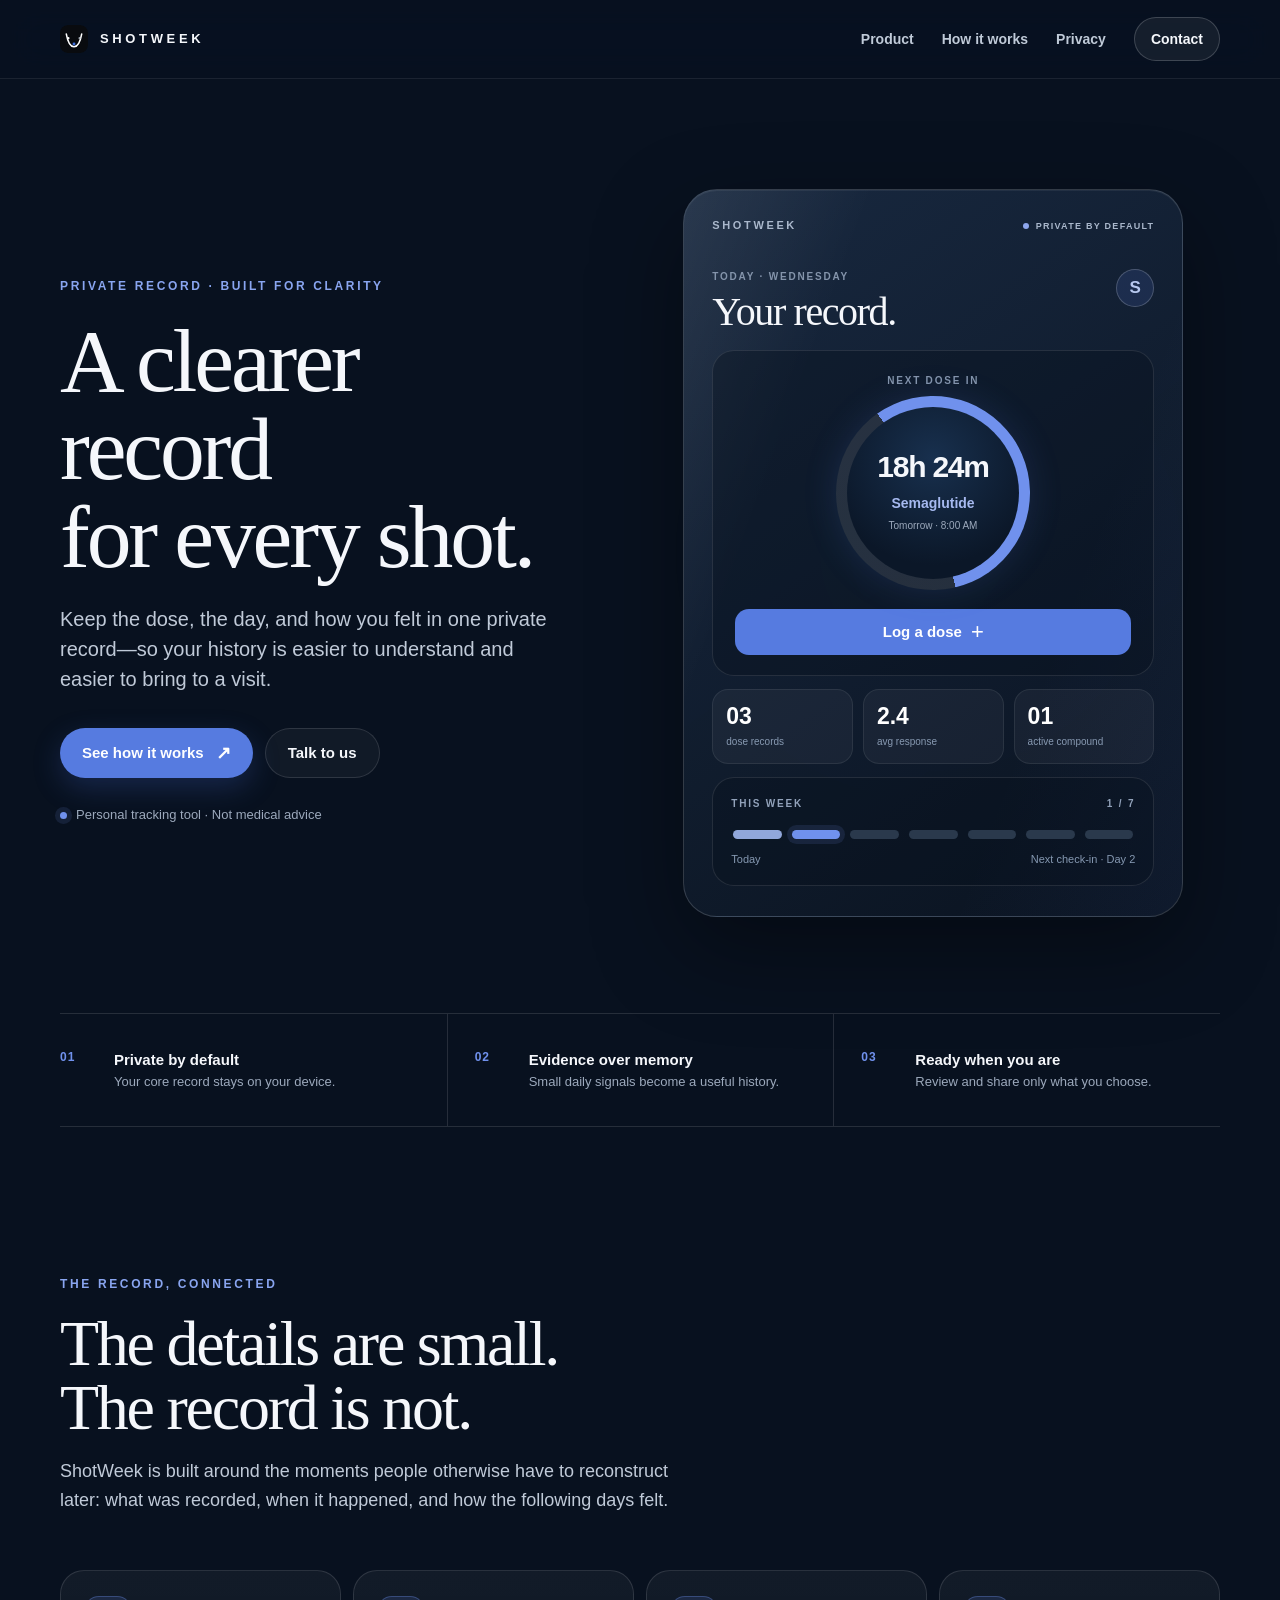
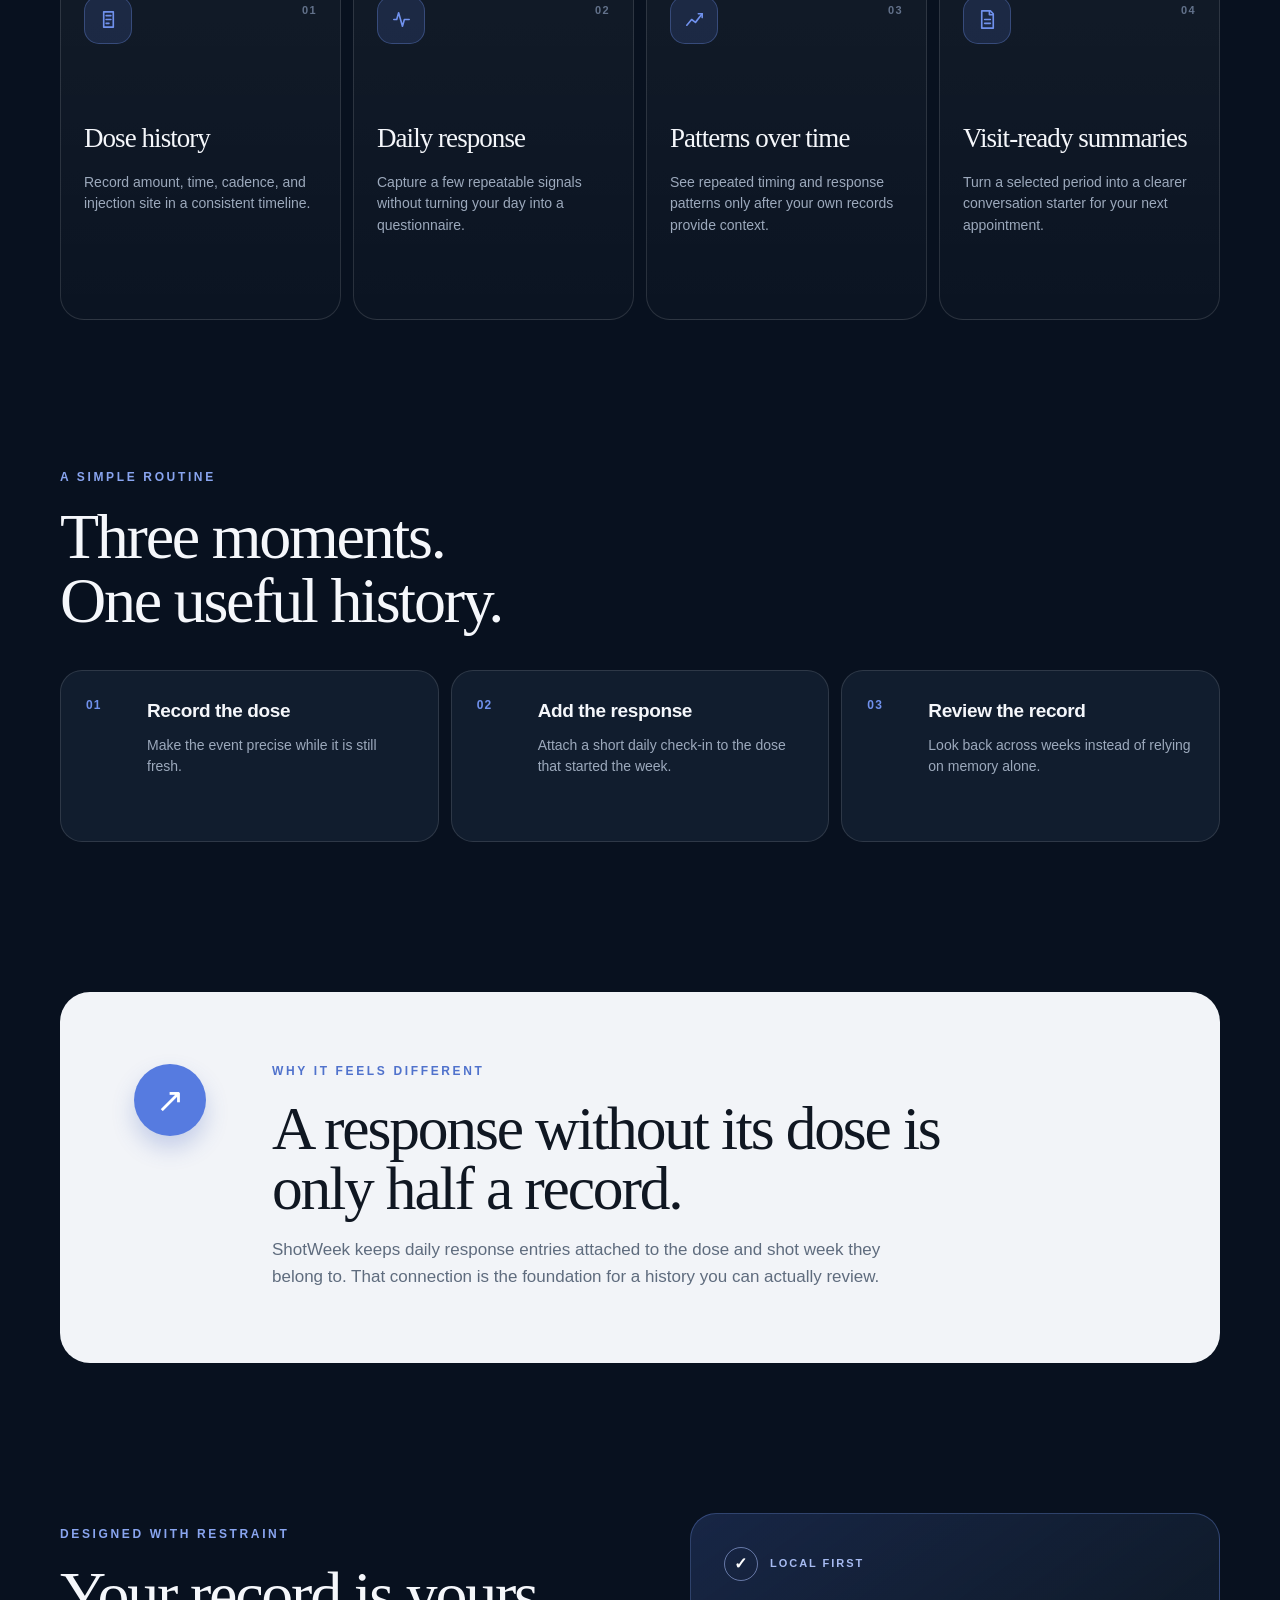
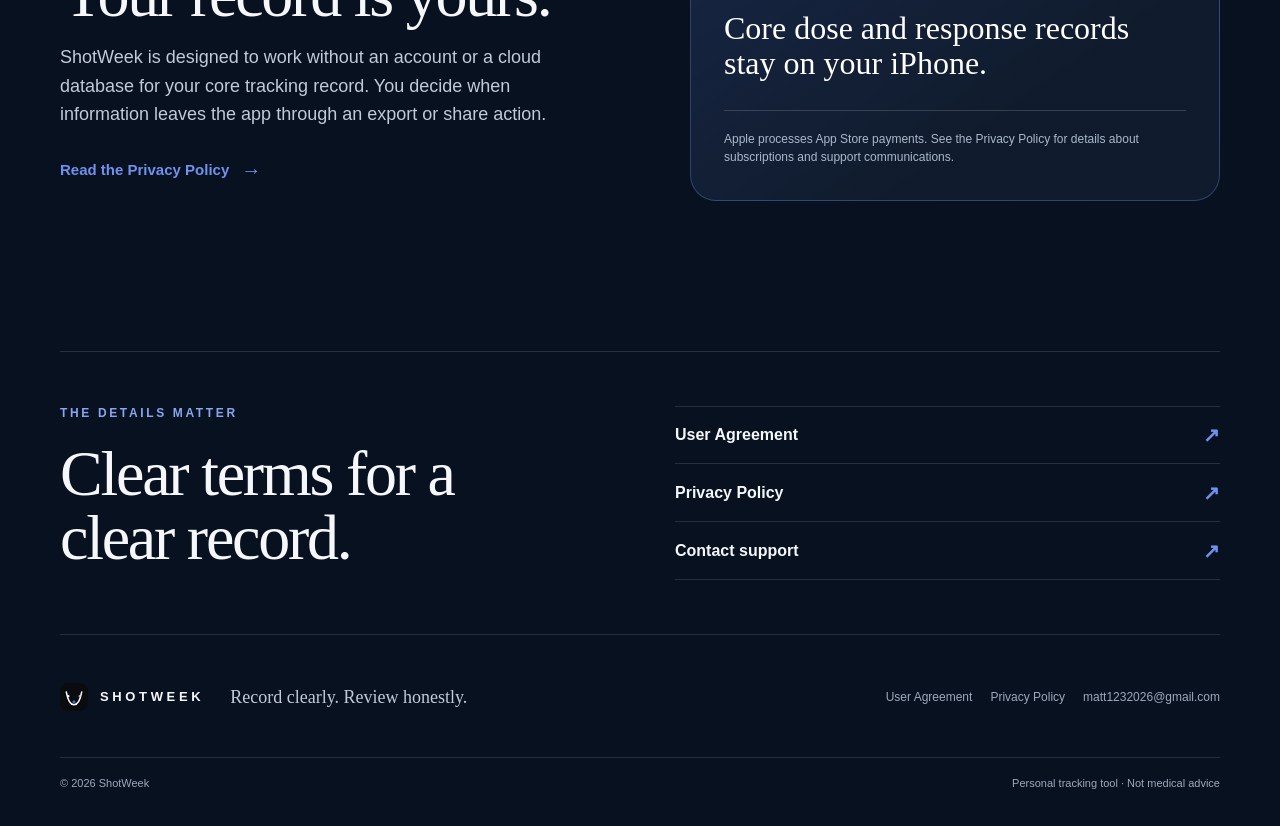
<file: index.html>
<!doctype html>
<html lang="en">
<head>
  <meta charset="utf-8">
  <meta name="viewport" content="width=device-width, initial-scale=1">
  <meta name="theme-color" content="#08111f">
  <meta name="description" content="ShotWeek keeps your dose history and daily response in one clear, private record.">
  <title>ShotWeek — A clearer record for every shot</title>
  <link rel="preload" href="shotweek-logo.svg" as="image" type="image/svg+xml">
  <link rel="stylesheet" href="styles.css">
</head>
<body class="landing-page">
  <header class="site-header landing-header">
    <div class="header-inner">
      <a class="brand brand-mark" href="index.html" aria-label="ShotWeek home">
        <img src="shotweek-logo.svg" alt="">
        <span>SHOTWEEK</span>
      </a>
      <nav class="header-nav landing-nav" aria-label="Primary navigation">
        <a href="#product">Product</a>
        <a href="#method">How it works</a>
        <a href="privacy-policy.html">Privacy</a>
        <a class="nav-cta" href="mailto:matt1232026@gmail.com">Contact</a>
      </nav>
    </div>
  </header>

  <main class="landing-main">
    <section class="landing-hero" aria-labelledby="hero-title">
      <div class="hero-copy">
        <p class="eyebrow eyebrow-blue">PRIVATE RECORD <span aria-hidden="true">·</span> BUILT FOR CLARITY</p>
        <h1 id="hero-title">A clearer record<br>for every shot.</h1>
        <p class="hero-lede">Keep the dose, the day, and how you felt in one private record—so your history is easier to understand and easier to bring to a visit.</p>
        <div class="hero-actions">
          <a class="button button-primary" href="#product">See how it works <span aria-hidden="true">↗</span></a>
          <a class="button button-quiet" href="mailto:matt1232026@gmail.com">Talk to us</a>
        </div>
        <p class="hero-note"><span class="status-dot" aria-hidden="true"></span> Personal tracking tool · Not medical advice</p>
      </div>

      <div class="hero-art" aria-label="Illustration of the ShotWeek tracking dashboard">
        <div class="dashboard-shell">
          <div class="dashboard-topline">
            <span>SHOTWEEK</span>
            <span class="topline-status"><i aria-hidden="true"></i> PRIVATE BY DEFAULT</span>
          </div>
          <div class="dashboard-heading">
            <div>
              <p class="dashboard-kicker">TODAY · WEDNESDAY</p>
              <h2>Your record.</h2>
            </div>
            <span class="dashboard-avatar" aria-hidden="true">S</span>
          </div>
          <div class="dashboard-card dose-card">
            <div class="dose-card-label">NEXT DOSE IN</div>
            <div class="ring-wrap">
              <div class="ring"><div class="ring-center"><strong>18h 24m</strong><span>Semaglutide</span><small>Tomorrow · 8:00 AM</small></div></div>
            </div>
            <div class="dashboard-action">Log a dose <span aria-hidden="true">+</span></div>
          </div>
          <div class="dashboard-metrics" aria-label="Record summary">
            <div><strong>03</strong><span>dose records</span></div>
            <div><strong>2.4</strong><span>avg response</span></div>
            <div><strong>01</strong><span>active compound</span></div>
          </div>
          <div class="dashboard-card week-card">
            <div class="week-card-heading"><span>THIS WEEK</span><span>1 / 7</span></div>
            <div class="week-dots" aria-hidden="true">
              <i class="complete"></i><i class="today"></i><i></i><i></i><i></i><i></i><i></i>
            </div>
            <div class="week-card-footer"><span>Today</span><span>Next check-in · Day 2</span></div>
          </div>
        </div>
      </div>
    </section>

    <section class="trust-strip" aria-label="ShotWeek principles">
      <div><span class="trust-index">01</span><strong>Private by default</strong><span>Your core record stays on your device.</span></div>
      <div><span class="trust-index">02</span><strong>Evidence over memory</strong><span>Small daily signals become a useful history.</span></div>
      <div><span class="trust-index">03</span><strong>Ready when you are</strong><span>Review and share only what you choose.</span></div>
    </section>

    <section id="product" class="landing-section product-section" aria-labelledby="product-title">
      <div class="section-heading">
        <p class="eyebrow eyebrow-blue">THE RECORD, CONNECTED</p>
        <h2 id="product-title">The details are small.<br>The record is not.</h2>
        <p>ShotWeek is built around the moments people otherwise have to reconstruct later: what was recorded, when it happened, and how the following days felt.</p>
      </div>
      <div class="feature-grid">
        <article class="feature-card">
          <span class="feature-icon" aria-hidden="true"><svg viewBox="0 0 24 24"><path d="M7 4h10v16H7z"/><path d="M9.5 8h5M9.5 12h5M9.5 16h3"/></svg></span>
          <span class="feature-number">01</span>
          <h3>Dose history</h3>
          <p>Record amount, time, cadence, and injection site in a consistent timeline.</p>
        </article>
        <article class="feature-card">
          <span class="feature-icon" aria-hidden="true"><svg viewBox="0 0 24 24"><path d="M4 12h3l2-7 4 14 2-7h5"/></svg></span>
          <span class="feature-number">02</span>
          <h3>Daily response</h3>
          <p>Capture a few repeatable signals without turning your day into a questionnaire.</p>
        </article>
        <article class="feature-card">
          <span class="feature-icon" aria-hidden="true"><svg viewBox="0 0 24 24"><path d="M4 18 9 12l4 3 7-9"/><path d="M16 6h4v4"/></svg></span>
          <span class="feature-number">03</span>
          <h3>Patterns over time</h3>
          <p>See repeated timing and response patterns only after your own records provide context.</p>
        </article>
        <article class="feature-card">
          <span class="feature-icon" aria-hidden="true"><svg viewBox="0 0 24 24"><path d="M6 3h9l3 3v15H6z"/><path d="M14 3v4h4M9 12h6M9 16h6"/></svg></span>
          <span class="feature-number">04</span>
          <h3>Visit-ready summaries</h3>
          <p>Turn a selected period into a clearer conversation starter for your next appointment.</p>
        </article>
      </div>
    </section>

    <section id="method" class="landing-section method-section" aria-labelledby="method-title">
      <div class="section-heading compact-heading">
        <p class="eyebrow eyebrow-blue">A SIMPLE ROUTINE</p>
        <h2 id="method-title">Three moments.<br>One useful history.</h2>
      </div>
      <div class="steps-grid">
        <article class="step-card"><span>01</span><div><h3>Record the dose</h3><p>Make the event precise while it is still fresh.</p></div></article>
        <article class="step-card"><span>02</span><div><h3>Add the response</h3><p>Attach a short daily check-in to the dose that started the week.</p></div></article>
        <article class="step-card"><span>03</span><div><h3>Review the record</h3><p>Look back across weeks instead of relying on memory alone.</p></div></article>
      </div>
    </section>

    <section class="statement-panel" aria-labelledby="statement-title">
      <div class="statement-mark" aria-hidden="true">↗</div>
      <div>
        <p class="eyebrow eyebrow-blue">WHY IT FEELS DIFFERENT</p>
        <h2 id="statement-title">A response without its dose is only half a record.</h2>
        <p>ShotWeek keeps daily response entries attached to the dose and shot week they belong to. That connection is the foundation for a history you can actually review.</p>
      </div>
    </section>

    <section class="privacy-section" aria-labelledby="privacy-title">
      <div class="privacy-copy">
        <p class="eyebrow eyebrow-blue">DESIGNED WITH RESTRAINT</p>
        <h2 id="privacy-title">Your record is yours.</h2>
        <p>ShotWeek is designed to work without an account or a cloud database for your core tracking record. You decide when information leaves the app through an export or share action.</p>
        <a class="text-link" href="privacy-policy.html">Read the Privacy Policy <span aria-hidden="true">→</span></a>
      </div>
      <div class="privacy-panel">
        <div class="privacy-panel-top"><span class="shield" aria-hidden="true">✓</span><span>LOCAL FIRST</span></div>
        <p>Core dose and response records stay on your iPhone.</p>
        <div class="privacy-rule"></div>
        <small>Apple processes App Store payments. See the Privacy Policy for details about subscriptions and support communications.</small>
      </div>
    </section>

    <section class="legal-panel" aria-labelledby="legal-title">
      <div>
        <p class="eyebrow eyebrow-blue">THE DETAILS MATTER</p>
        <h2 id="legal-title">Clear terms for a clear record.</h2>
      </div>
      <div class="legal-panel-links">
        <a href="user-agreement.html"><span>User Agreement</span><span aria-hidden="true">↗</span></a>
        <a href="privacy-policy.html"><span>Privacy Policy</span><span aria-hidden="true">↗</span></a>
        <a href="mailto:matt1232026@gmail.com"><span>Contact support</span><span aria-hidden="true">↗</span></a>
      </div>
    </section>
  </main>

  <footer class="site-footer landing-footer">
    <div class="footer-inner">
      <a class="brand brand-mark" href="index.html" aria-label="ShotWeek home"><img src="shotweek-logo.svg" alt=""><span>SHOTWEEK</span></a>
      <p>Record clearly. Review honestly.</p>
      <div class="footer-links"><a href="user-agreement.html">User Agreement</a><a href="privacy-policy.html">Privacy Policy</a><a href="mailto:matt1232026@gmail.com">matt1232026@gmail.com</a></div>
    </div>
    <div class="footer-bottom"><span>© 2026 ShotWeek</span><span>Personal tracking tool · Not medical advice</span></div>
  </footer>
</body>
</html>
</file>
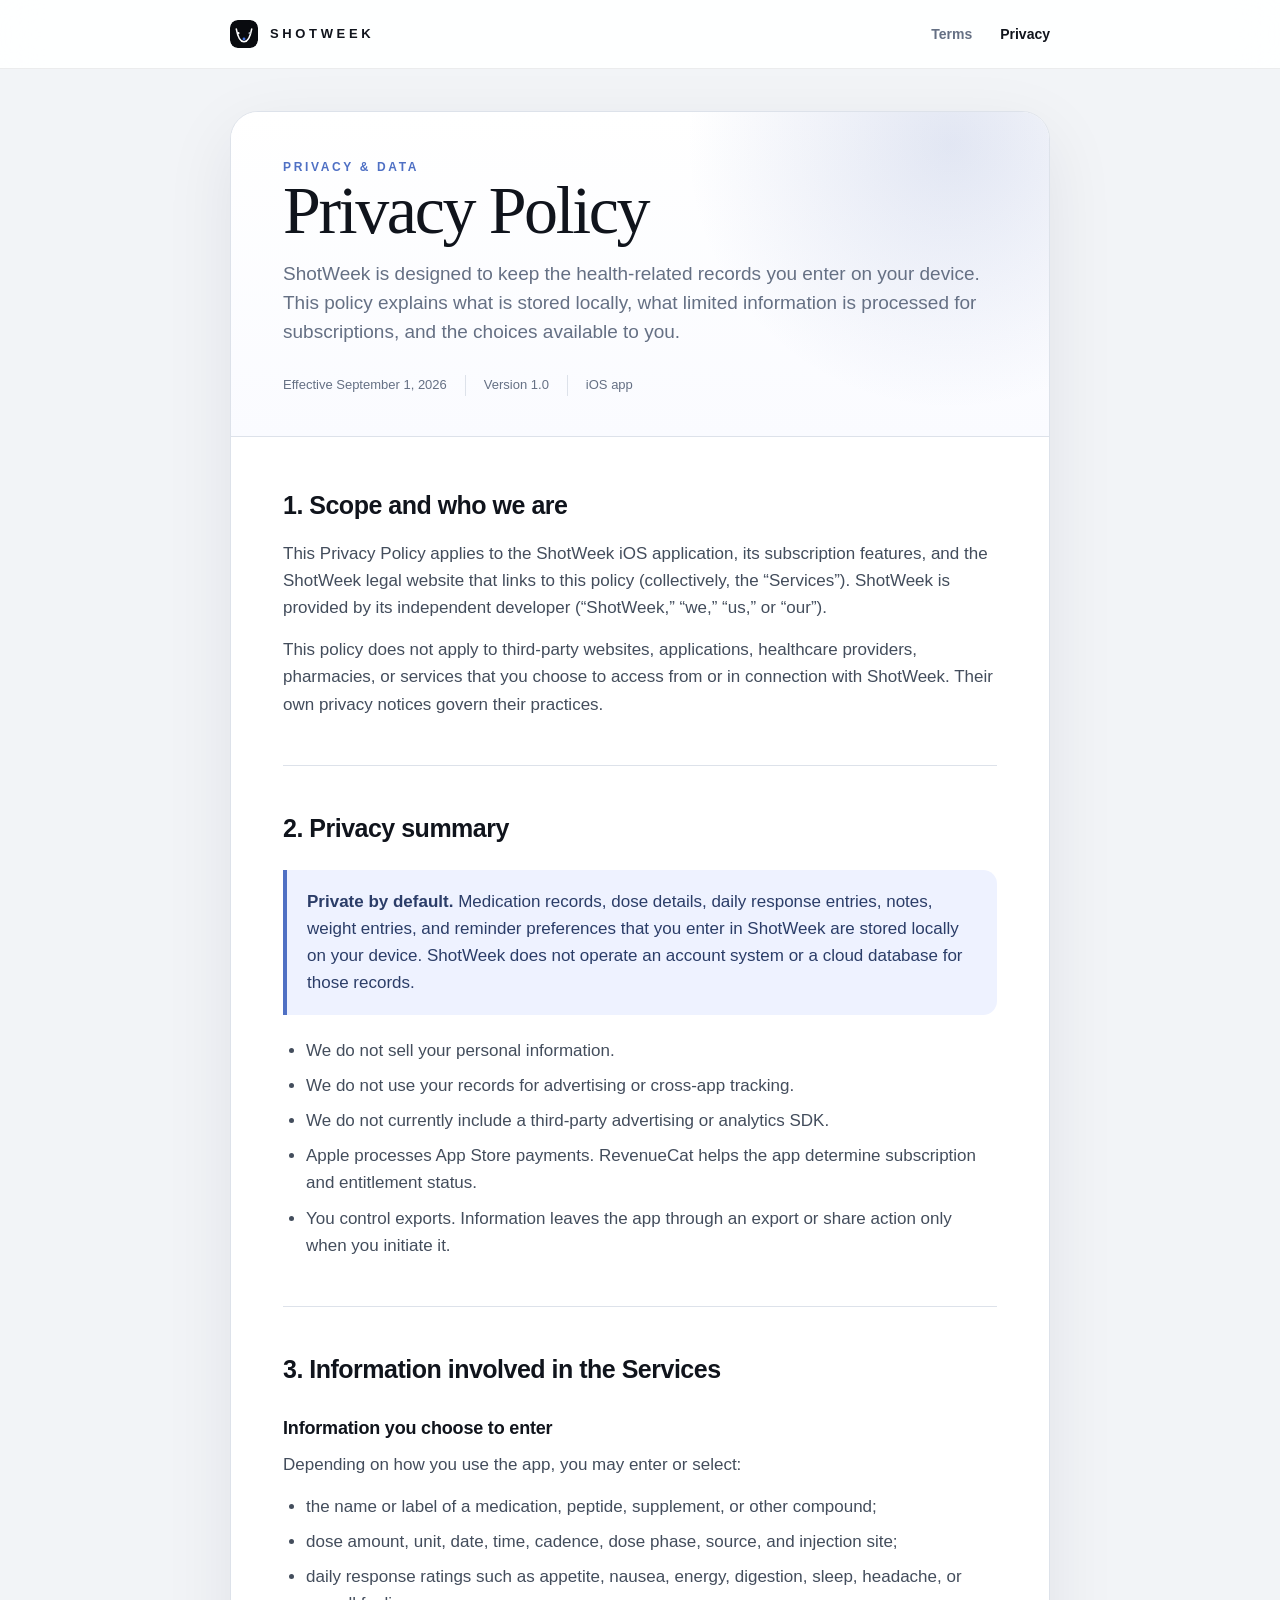
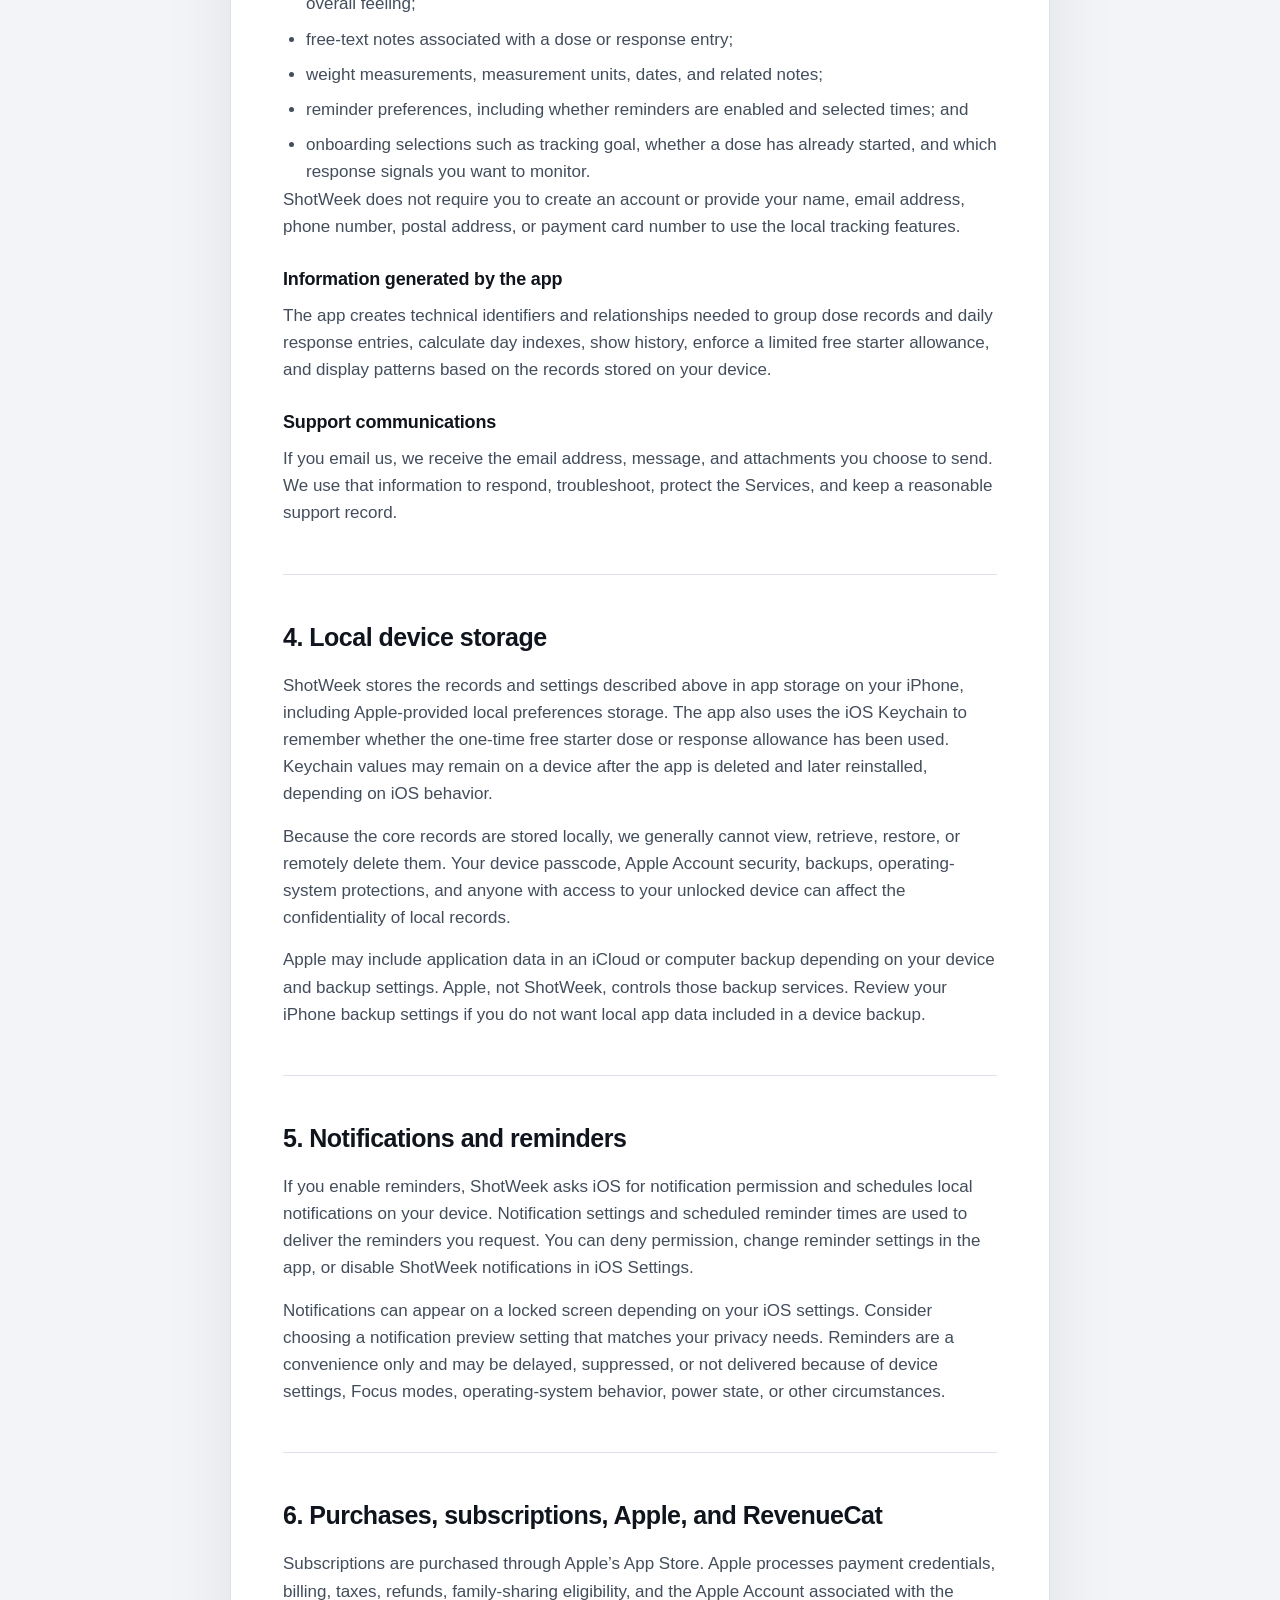
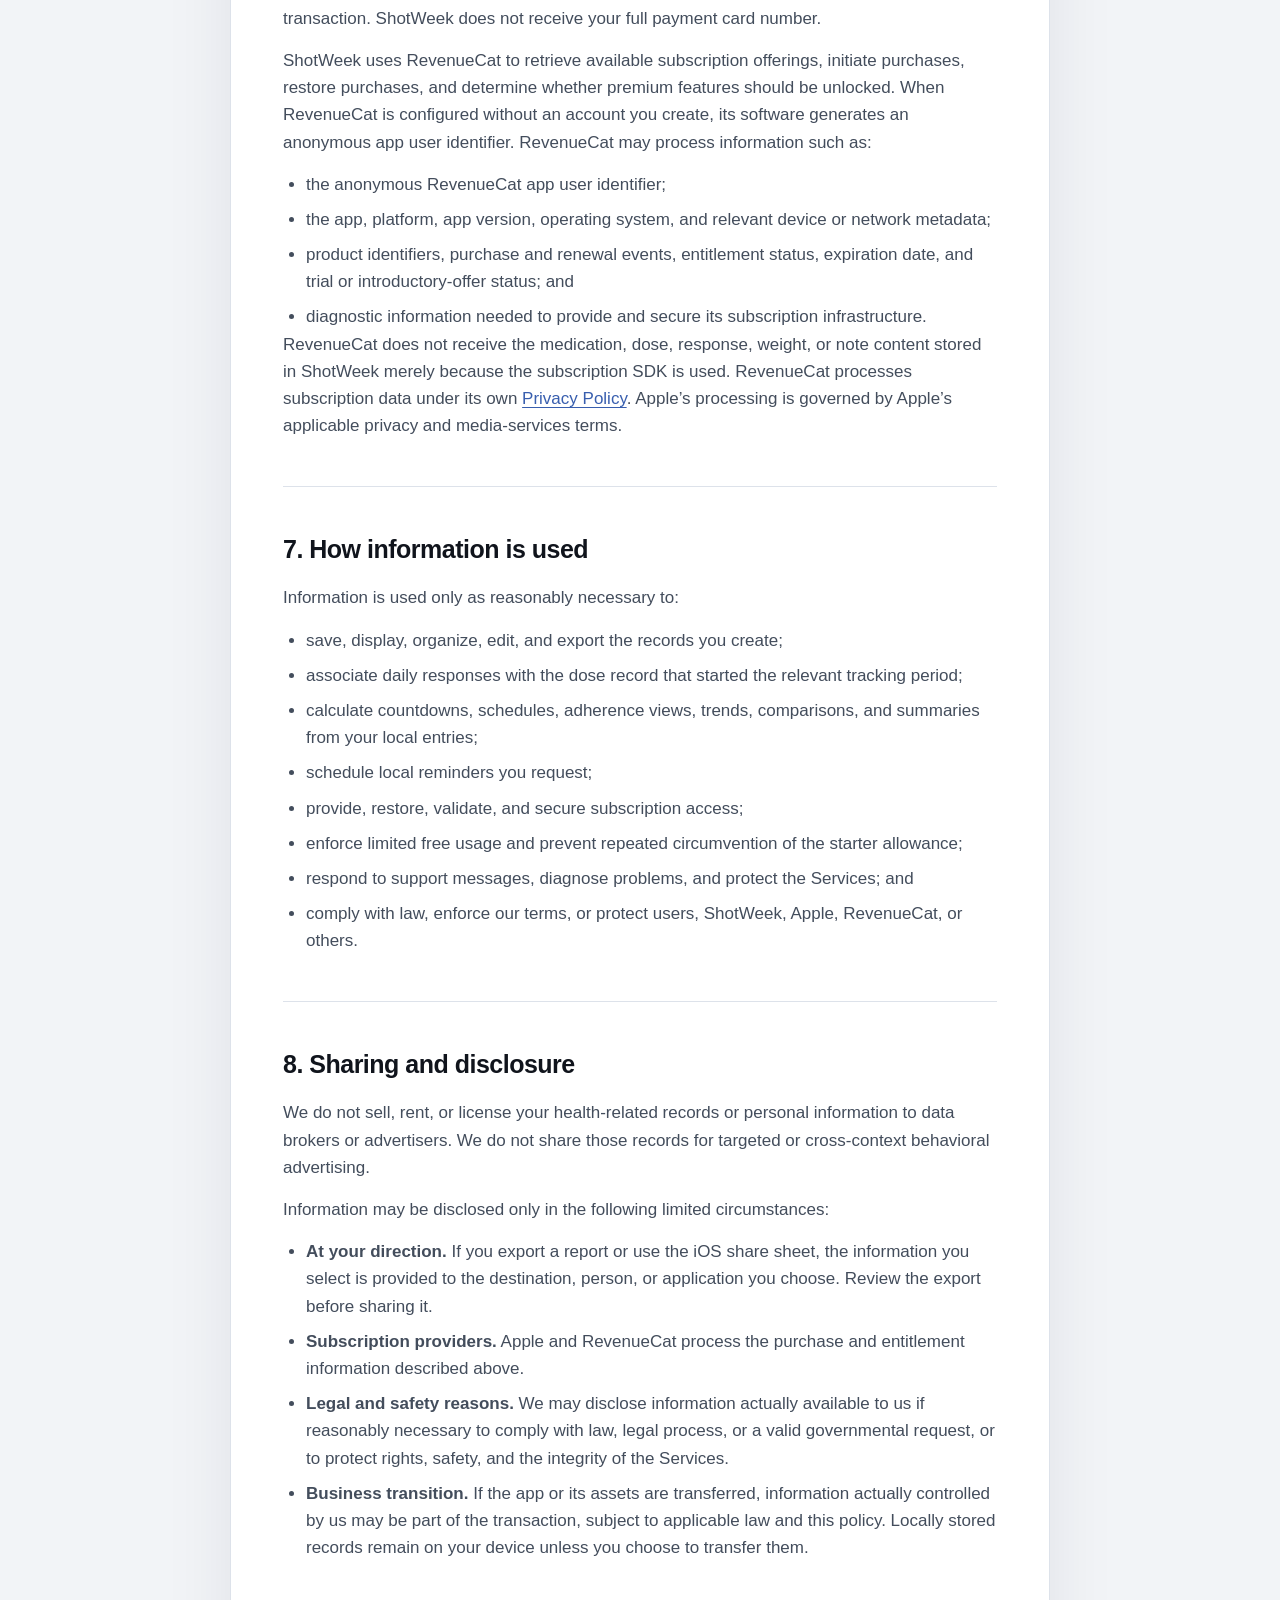
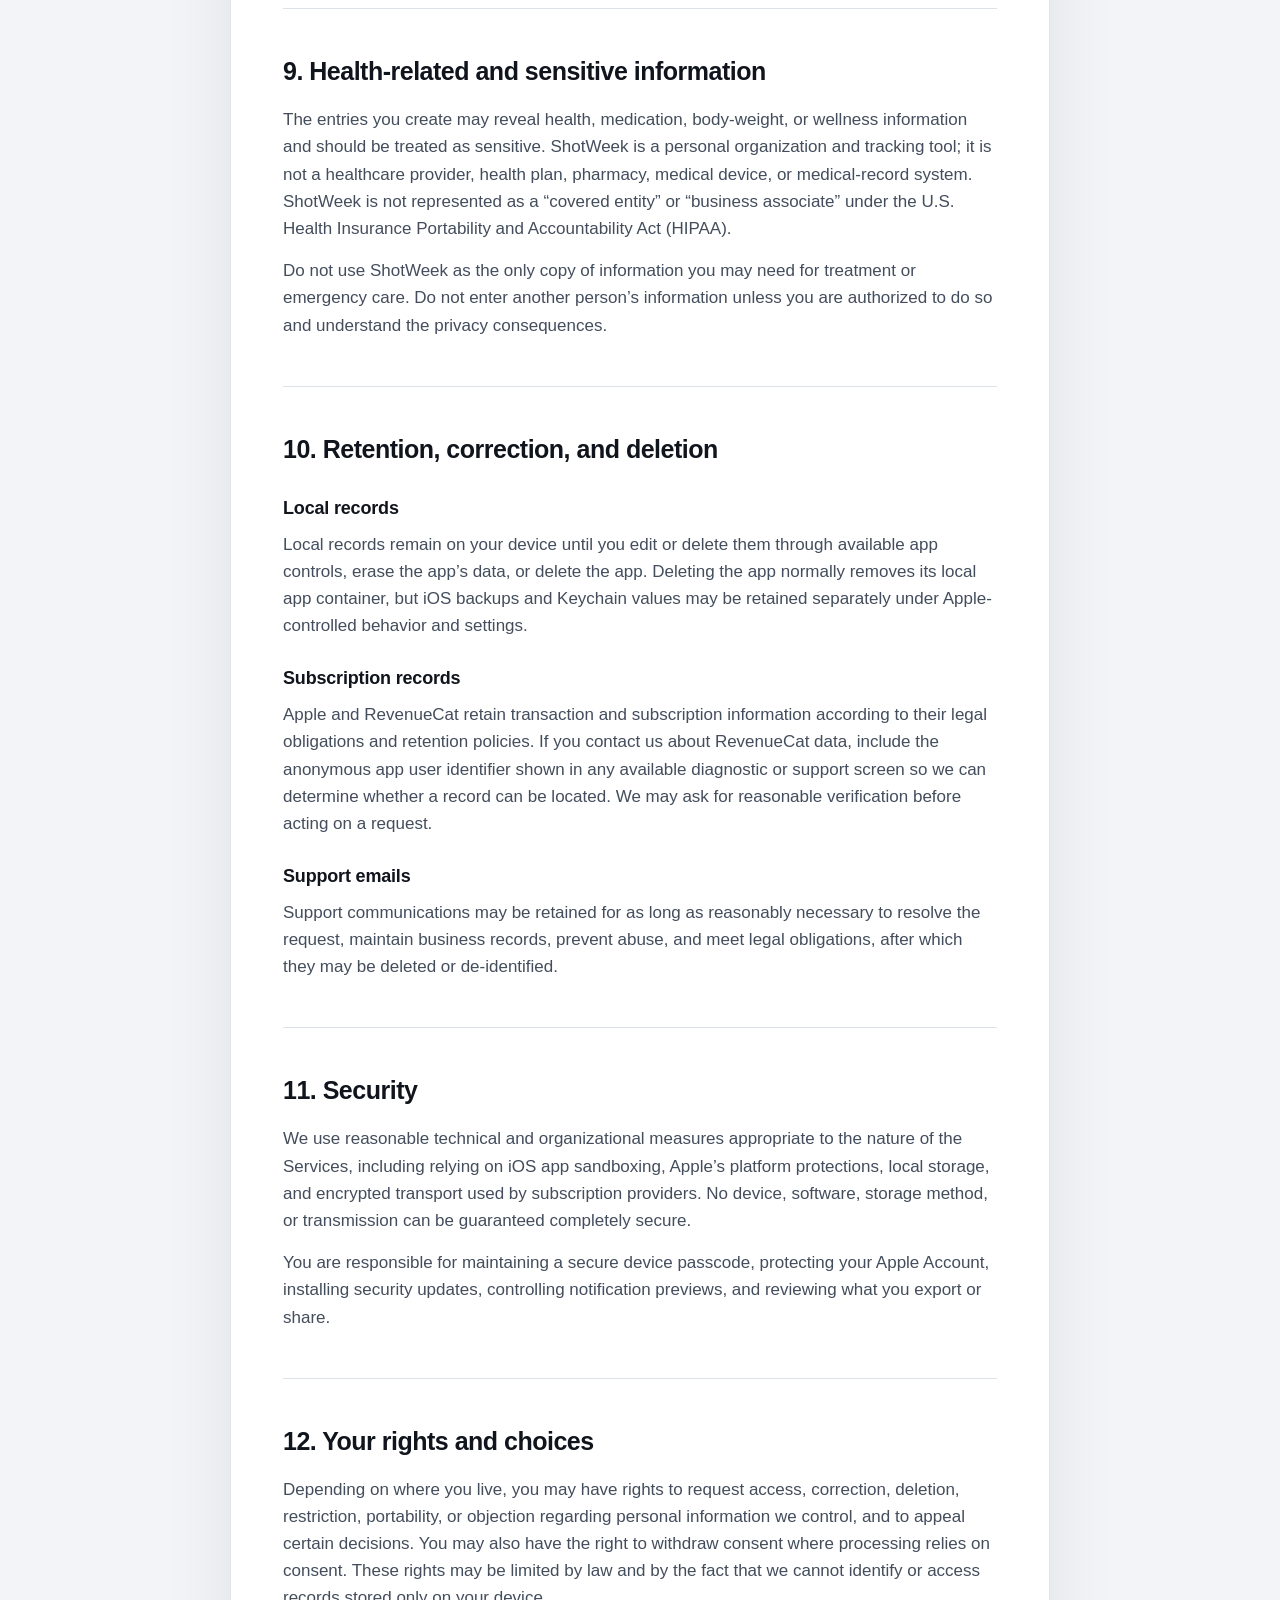
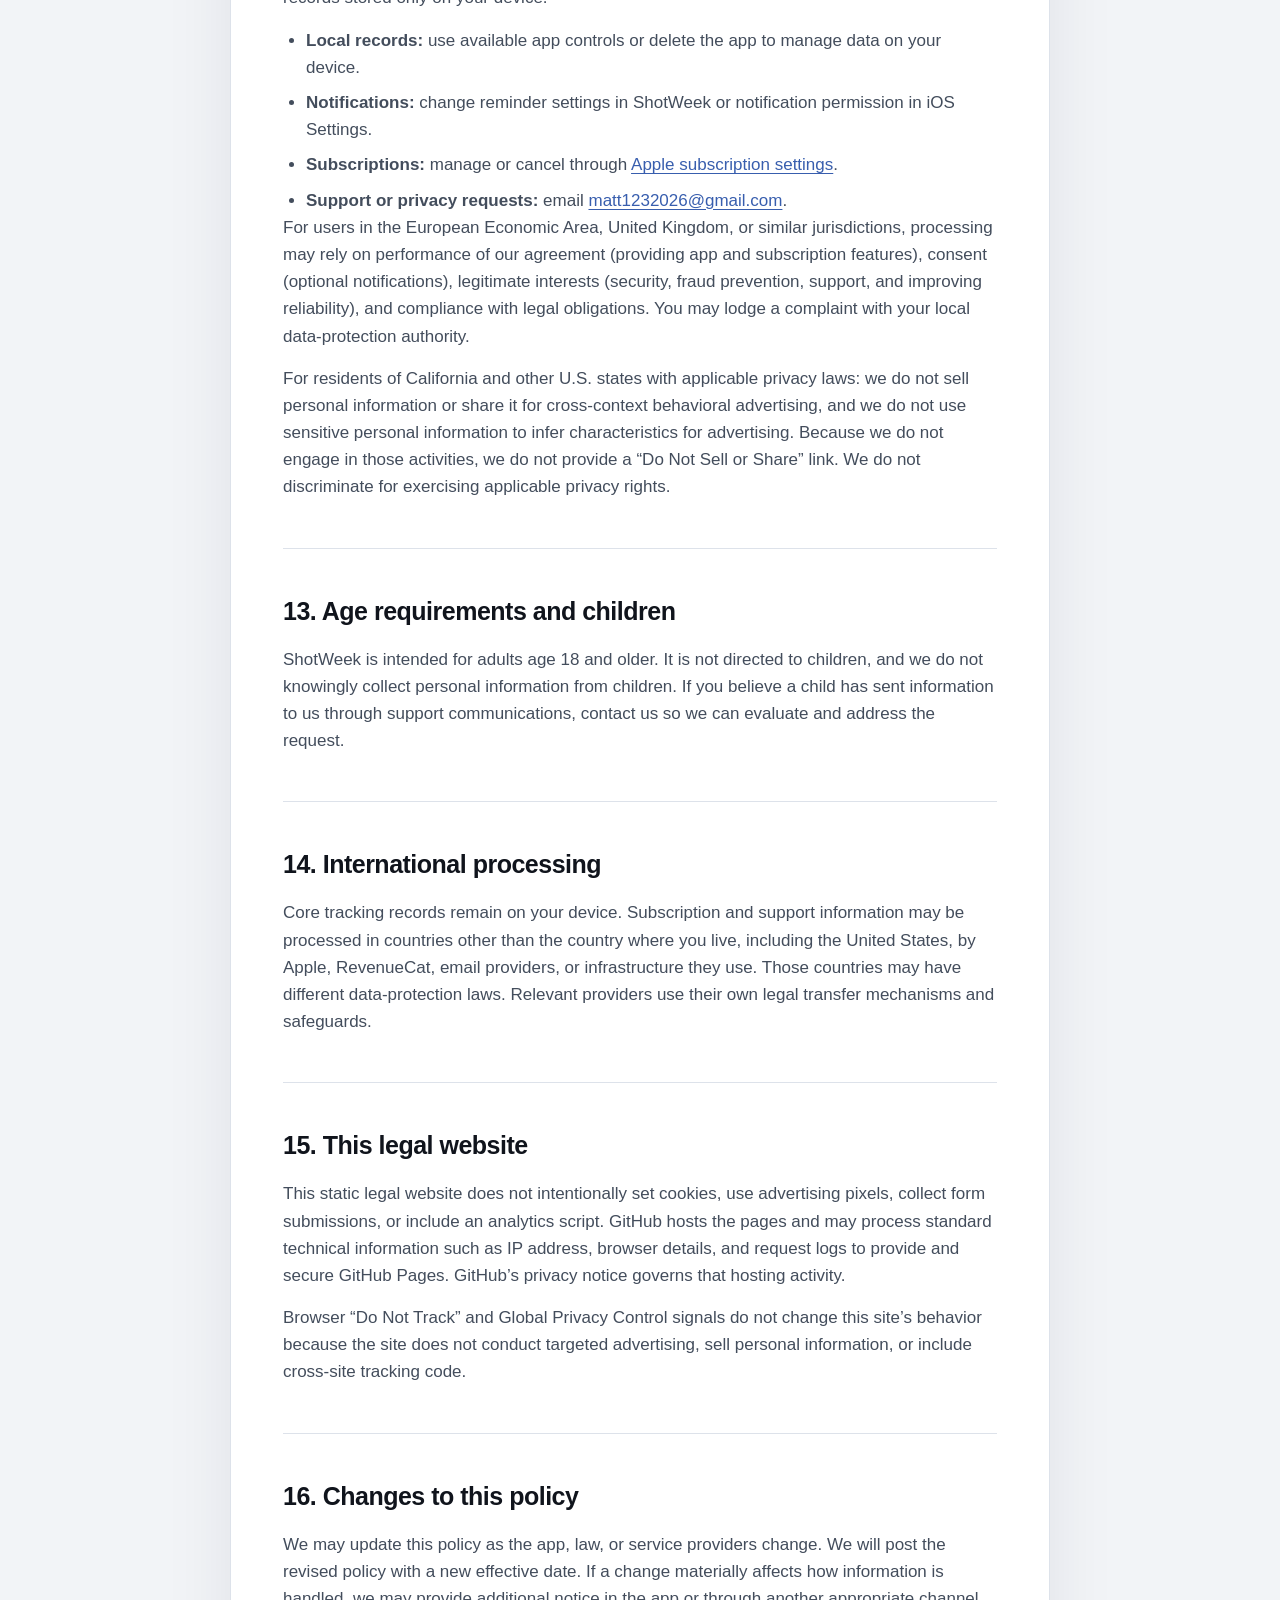
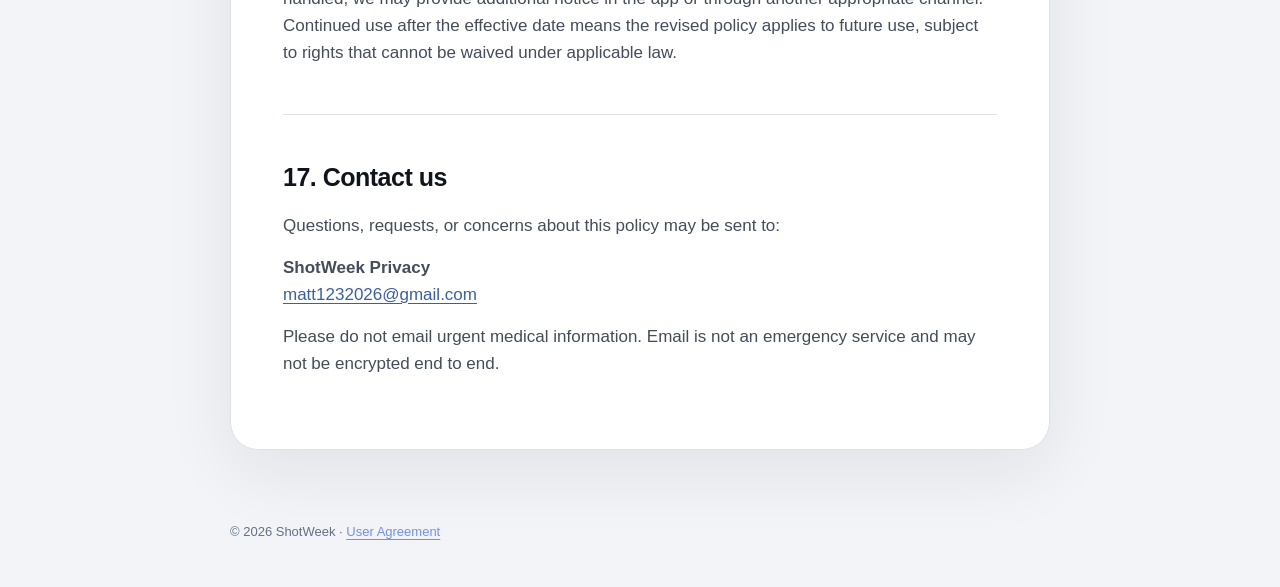
<file: privacy-policy.html>
<!doctype html>
<html lang="en">
<head>
  <meta charset="utf-8">
  <meta name="viewport" content="width=device-width, initial-scale=1">
  <meta name="theme-color" content="#f2f4f7">
  <meta name="description" content="Privacy Policy for the ShotWeek iOS app.">
  <title>Privacy Policy — ShotWeek</title>
  <link rel="stylesheet" href="styles.css">
</head>
<body class="legal-page">
  <header class="site-header">
    <div class="header-inner">
      <a class="brand brand-mark" href="index.html" aria-label="ShotWeek home"><img src="shotweek-logo.svg" alt=""><span>SHOTWEEK</span></a>
      <nav class="header-nav" aria-label="Legal documents">
        <a href="user-agreement.html">Terms</a>
        <a href="privacy-policy.html" aria-current="page">Privacy</a>
      </nav>
    </div>
  </header>

  <main>
    <article class="document">
      <header class="document-hero">
        <p class="eyebrow">Privacy & data</p>
        <h1>Privacy Policy</h1>
        <p class="lede">ShotWeek is designed to keep the health-related records you enter on your device. This policy explains what is stored locally, what limited information is processed for subscriptions, and the choices available to you.</p>
        <div class="meta">
          <span>Effective September 1, 2026</span>
          <span>Version 1.0</span>
          <span>iOS app</span>
        </div>
      </header>

      <div class="document-body">
        <section id="scope">
          <h2>1. Scope and who we are</h2>
          <p>This Privacy Policy applies to the ShotWeek iOS application, its subscription features, and the ShotWeek legal website that links to this policy (collectively, the “Services”). ShotWeek is provided by its independent developer (“ShotWeek,” “we,” “us,” or “our”).</p>
          <p>This policy does not apply to third-party websites, applications, healthcare providers, pharmacies, or services that you choose to access from or in connection with ShotWeek. Their own privacy notices govern their practices.</p>
        </section>

        <section id="summary">
          <h2>2. Privacy summary</h2>
          <div class="callout">
            <p><strong>Private by default.</strong> Medication records, dose details, daily response entries, notes, weight entries, and reminder preferences that you enter in ShotWeek are stored locally on your device. ShotWeek does not operate an account system or a cloud database for those records.</p>
          </div>
          <ul>
            <li>We do not sell your personal information.</li>
            <li>We do not use your records for advertising or cross-app tracking.</li>
            <li>We do not currently include a third-party advertising or analytics SDK.</li>
            <li>Apple processes App Store payments. RevenueCat helps the app determine subscription and entitlement status.</li>
            <li>You control exports. Information leaves the app through an export or share action only when you initiate it.</li>
          </ul>
        </section>

        <section id="information">
          <h2>3. Information involved in the Services</h2>
          <h3>Information you choose to enter</h3>
          <p>Depending on how you use the app, you may enter or select:</p>
          <ul>
            <li>the name or label of a medication, peptide, supplement, or other compound;</li>
            <li>dose amount, unit, date, time, cadence, dose phase, source, and injection site;</li>
            <li>daily response ratings such as appetite, nausea, energy, digestion, sleep, headache, or overall feeling;</li>
            <li>free-text notes associated with a dose or response entry;</li>
            <li>weight measurements, measurement units, dates, and related notes;</li>
            <li>reminder preferences, including whether reminders are enabled and selected times; and</li>
            <li>onboarding selections such as tracking goal, whether a dose has already started, and which response signals you want to monitor.</li>
          </ul>
          <p>ShotWeek does not require you to create an account or provide your name, email address, phone number, postal address, or payment card number to use the local tracking features.</p>

          <h3>Information generated by the app</h3>
          <p>The app creates technical identifiers and relationships needed to group dose records and daily response entries, calculate day indexes, show history, enforce a limited free starter allowance, and display patterns based on the records stored on your device.</p>

          <h3>Support communications</h3>
          <p>If you email us, we receive the email address, message, and attachments you choose to send. We use that information to respond, troubleshoot, protect the Services, and keep a reasonable support record.</p>
        </section>

        <section id="local-storage">
          <h2>4. Local device storage</h2>
          <p>ShotWeek stores the records and settings described above in app storage on your iPhone, including Apple-provided local preferences storage. The app also uses the iOS Keychain to remember whether the one-time free starter dose or response allowance has been used. Keychain values may remain on a device after the app is deleted and later reinstalled, depending on iOS behavior.</p>
          <p>Because the core records are stored locally, we generally cannot view, retrieve, restore, or remotely delete them. Your device passcode, Apple Account security, backups, operating-system protections, and anyone with access to your unlocked device can affect the confidentiality of local records.</p>
          <p>Apple may include application data in an iCloud or computer backup depending on your device and backup settings. Apple, not ShotWeek, controls those backup services. Review your iPhone backup settings if you do not want local app data included in a device backup.</p>
        </section>

        <section id="notifications">
          <h2>5. Notifications and reminders</h2>
          <p>If you enable reminders, ShotWeek asks iOS for notification permission and schedules local notifications on your device. Notification settings and scheduled reminder times are used to deliver the reminders you request. You can deny permission, change reminder settings in the app, or disable ShotWeek notifications in iOS Settings.</p>
          <p>Notifications can appear on a locked screen depending on your iOS settings. Consider choosing a notification preview setting that matches your privacy needs. Reminders are a convenience only and may be delayed, suppressed, or not delivered because of device settings, Focus modes, operating-system behavior, power state, or other circumstances.</p>
        </section>

        <section id="subscriptions">
          <h2>6. Purchases, subscriptions, Apple, and RevenueCat</h2>
          <p>Subscriptions are purchased through Apple’s App Store. Apple processes payment credentials, billing, taxes, refunds, family-sharing eligibility, and the Apple Account associated with the transaction. ShotWeek does not receive your full payment card number.</p>
          <p>ShotWeek uses RevenueCat to retrieve available subscription offerings, initiate purchases, restore purchases, and determine whether premium features should be unlocked. When RevenueCat is configured without an account you create, its software generates an anonymous app user identifier. RevenueCat may process information such as:</p>
          <ul>
            <li>the anonymous RevenueCat app user identifier;</li>
            <li>the app, platform, app version, operating system, and relevant device or network metadata;</li>
            <li>product identifiers, purchase and renewal events, entitlement status, expiration date, and trial or introductory-offer status; and</li>
            <li>diagnostic information needed to provide and secure its subscription infrastructure.</li>
          </ul>
          <p>RevenueCat does not receive the medication, dose, response, weight, or note content stored in ShotWeek merely because the subscription SDK is used. RevenueCat processes subscription data under its own <a href="https://www.revenuecat.com/privacy" rel="noopener noreferrer">Privacy Policy</a>. Apple’s processing is governed by Apple’s applicable privacy and media-services terms.</p>
        </section>

        <section id="purposes">
          <h2>7. How information is used</h2>
          <p>Information is used only as reasonably necessary to:</p>
          <ul>
            <li>save, display, organize, edit, and export the records you create;</li>
            <li>associate daily responses with the dose record that started the relevant tracking period;</li>
            <li>calculate countdowns, schedules, adherence views, trends, comparisons, and summaries from your local entries;</li>
            <li>schedule local reminders you request;</li>
            <li>provide, restore, validate, and secure subscription access;</li>
            <li>enforce limited free usage and prevent repeated circumvention of the starter allowance;</li>
            <li>respond to support messages, diagnose problems, and protect the Services; and</li>
            <li>comply with law, enforce our terms, or protect users, ShotWeek, Apple, RevenueCat, or others.</li>
          </ul>
        </section>

        <section id="sharing">
          <h2>8. Sharing and disclosure</h2>
          <p>We do not sell, rent, or license your health-related records or personal information to data brokers or advertisers. We do not share those records for targeted or cross-context behavioral advertising.</p>
          <p>Information may be disclosed only in the following limited circumstances:</p>
          <ul>
            <li><strong>At your direction.</strong> If you export a report or use the iOS share sheet, the information you select is provided to the destination, person, or application you choose. Review the export before sharing it.</li>
            <li><strong>Subscription providers.</strong> Apple and RevenueCat process the purchase and entitlement information described above.</li>
            <li><strong>Legal and safety reasons.</strong> We may disclose information actually available to us if reasonably necessary to comply with law, legal process, or a valid governmental request, or to protect rights, safety, and the integrity of the Services.</li>
            <li><strong>Business transition.</strong> If the app or its assets are transferred, information actually controlled by us may be part of the transaction, subject to applicable law and this policy. Locally stored records remain on your device unless you choose to transfer them.</li>
          </ul>
        </section>

        <section id="health-data">
          <h2>9. Health-related and sensitive information</h2>
          <p>The entries you create may reveal health, medication, body-weight, or wellness information and should be treated as sensitive. ShotWeek is a personal organization and tracking tool; it is not a healthcare provider, health plan, pharmacy, medical device, or medical-record system. ShotWeek is not represented as a “covered entity” or “business associate” under the U.S. Health Insurance Portability and Accountability Act (HIPAA).</p>
          <p>Do not use ShotWeek as the only copy of information you may need for treatment or emergency care. Do not enter another person’s information unless you are authorized to do so and understand the privacy consequences.</p>
        </section>

        <section id="retention">
          <h2>10. Retention, correction, and deletion</h2>
          <h3>Local records</h3>
          <p>Local records remain on your device until you edit or delete them through available app controls, erase the app’s data, or delete the app. Deleting the app normally removes its local app container, but iOS backups and Keychain values may be retained separately under Apple-controlled behavior and settings.</p>
          <h3>Subscription records</h3>
          <p>Apple and RevenueCat retain transaction and subscription information according to their legal obligations and retention policies. If you contact us about RevenueCat data, include the anonymous app user identifier shown in any available diagnostic or support screen so we can determine whether a record can be located. We may ask for reasonable verification before acting on a request.</p>
          <h3>Support emails</h3>
          <p>Support communications may be retained for as long as reasonably necessary to resolve the request, maintain business records, prevent abuse, and meet legal obligations, after which they may be deleted or de-identified.</p>
        </section>

        <section id="security">
          <h2>11. Security</h2>
          <p>We use reasonable technical and organizational measures appropriate to the nature of the Services, including relying on iOS app sandboxing, Apple’s platform protections, local storage, and encrypted transport used by subscription providers. No device, software, storage method, or transmission can be guaranteed completely secure.</p>
          <p>You are responsible for maintaining a secure device passcode, protecting your Apple Account, installing security updates, controlling notification previews, and reviewing what you export or share.</p>
        </section>

        <section id="rights">
          <h2>12. Your rights and choices</h2>
          <p>Depending on where you live, you may have rights to request access, correction, deletion, restriction, portability, or objection regarding personal information we control, and to appeal certain decisions. You may also have the right to withdraw consent where processing relies on consent. These rights may be limited by law and by the fact that we cannot identify or access records stored only on your device.</p>
          <ul>
            <li><strong>Local records:</strong> use available app controls or delete the app to manage data on your device.</li>
            <li><strong>Notifications:</strong> change reminder settings in ShotWeek or notification permission in iOS Settings.</li>
            <li><strong>Subscriptions:</strong> manage or cancel through <a href="https://apps.apple.com/account/subscriptions" rel="noopener noreferrer">Apple subscription settings</a>.</li>
            <li><strong>Support or privacy requests:</strong> email <a href="mailto:matt1232026@gmail.com">matt1232026@gmail.com</a>.</li>
          </ul>
          <p>For users in the European Economic Area, United Kingdom, or similar jurisdictions, processing may rely on performance of our agreement (providing app and subscription features), consent (optional notifications), legitimate interests (security, fraud prevention, support, and improving reliability), and compliance with legal obligations. You may lodge a complaint with your local data-protection authority.</p>
          <p>For residents of California and other U.S. states with applicable privacy laws: we do not sell personal information or share it for cross-context behavioral advertising, and we do not use sensitive personal information to infer characteristics for advertising. Because we do not engage in those activities, we do not provide a “Do Not Sell or Share” link. We do not discriminate for exercising applicable privacy rights.</p>
        </section>

        <section id="children">
          <h2>13. Age requirements and children</h2>
          <p>ShotWeek is intended for adults age 18 and older. It is not directed to children, and we do not knowingly collect personal information from children. If you believe a child has sent information to us through support communications, contact us so we can evaluate and address the request.</p>
        </section>

        <section id="international">
          <h2>14. International processing</h2>
          <p>Core tracking records remain on your device. Subscription and support information may be processed in countries other than the country where you live, including the United States, by Apple, RevenueCat, email providers, or infrastructure they use. Those countries may have different data-protection laws. Relevant providers use their own legal transfer mechanisms and safeguards.</p>
        </section>

        <section id="website">
          <h2>15. This legal website</h2>
          <p>This static legal website does not intentionally set cookies, use advertising pixels, collect form submissions, or include an analytics script. GitHub hosts the pages and may process standard technical information such as IP address, browser details, and request logs to provide and secure GitHub Pages. GitHub’s privacy notice governs that hosting activity.</p>
          <p>Browser “Do Not Track” and Global Privacy Control signals do not change this site’s behavior because the site does not conduct targeted advertising, sell personal information, or include cross-site tracking code.</p>
        </section>

        <section id="changes">
          <h2>16. Changes to this policy</h2>
          <p>We may update this policy as the app, law, or service providers change. We will post the revised policy with a new effective date. If a change materially affects how information is handled, we may provide additional notice in the app or through another appropriate channel. Continued use after the effective date means the revised policy applies to future use, subject to rights that cannot be waived under applicable law.</p>
        </section>

        <section id="contact">
          <h2>17. Contact us</h2>
          <p>Questions, requests, or concerns about this policy may be sent to:</p>
          <p><strong>ShotWeek Privacy</strong><br><a href="mailto:matt1232026@gmail.com">matt1232026@gmail.com</a></p>
          <p>Please do not email urgent medical information. Email is not an emergency service and may not be encrypted end to end.</p>
        </section>
      </div>
    </article>
  </main>
  <footer class="site-footer">© 2026 ShotWeek · <a href="user-agreement.html">User Agreement</a></footer>
</body>
</html>
</file>
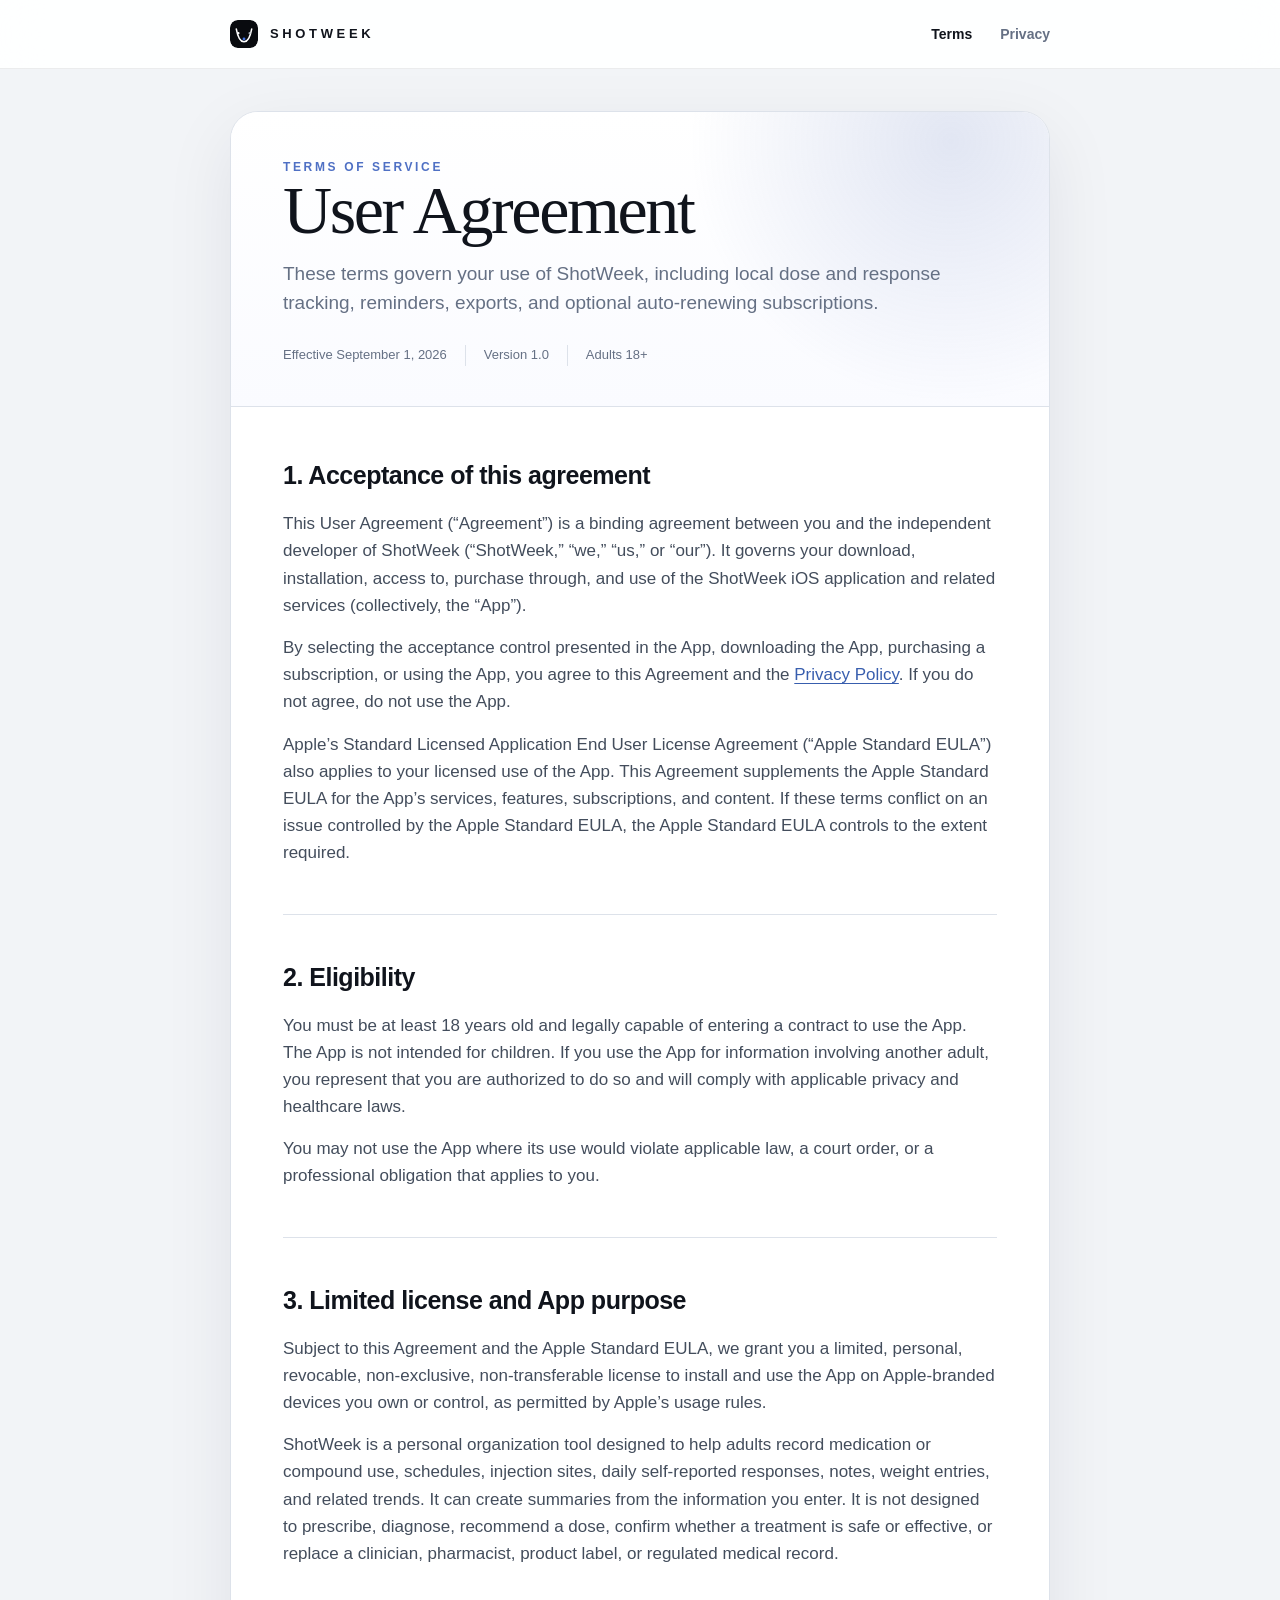
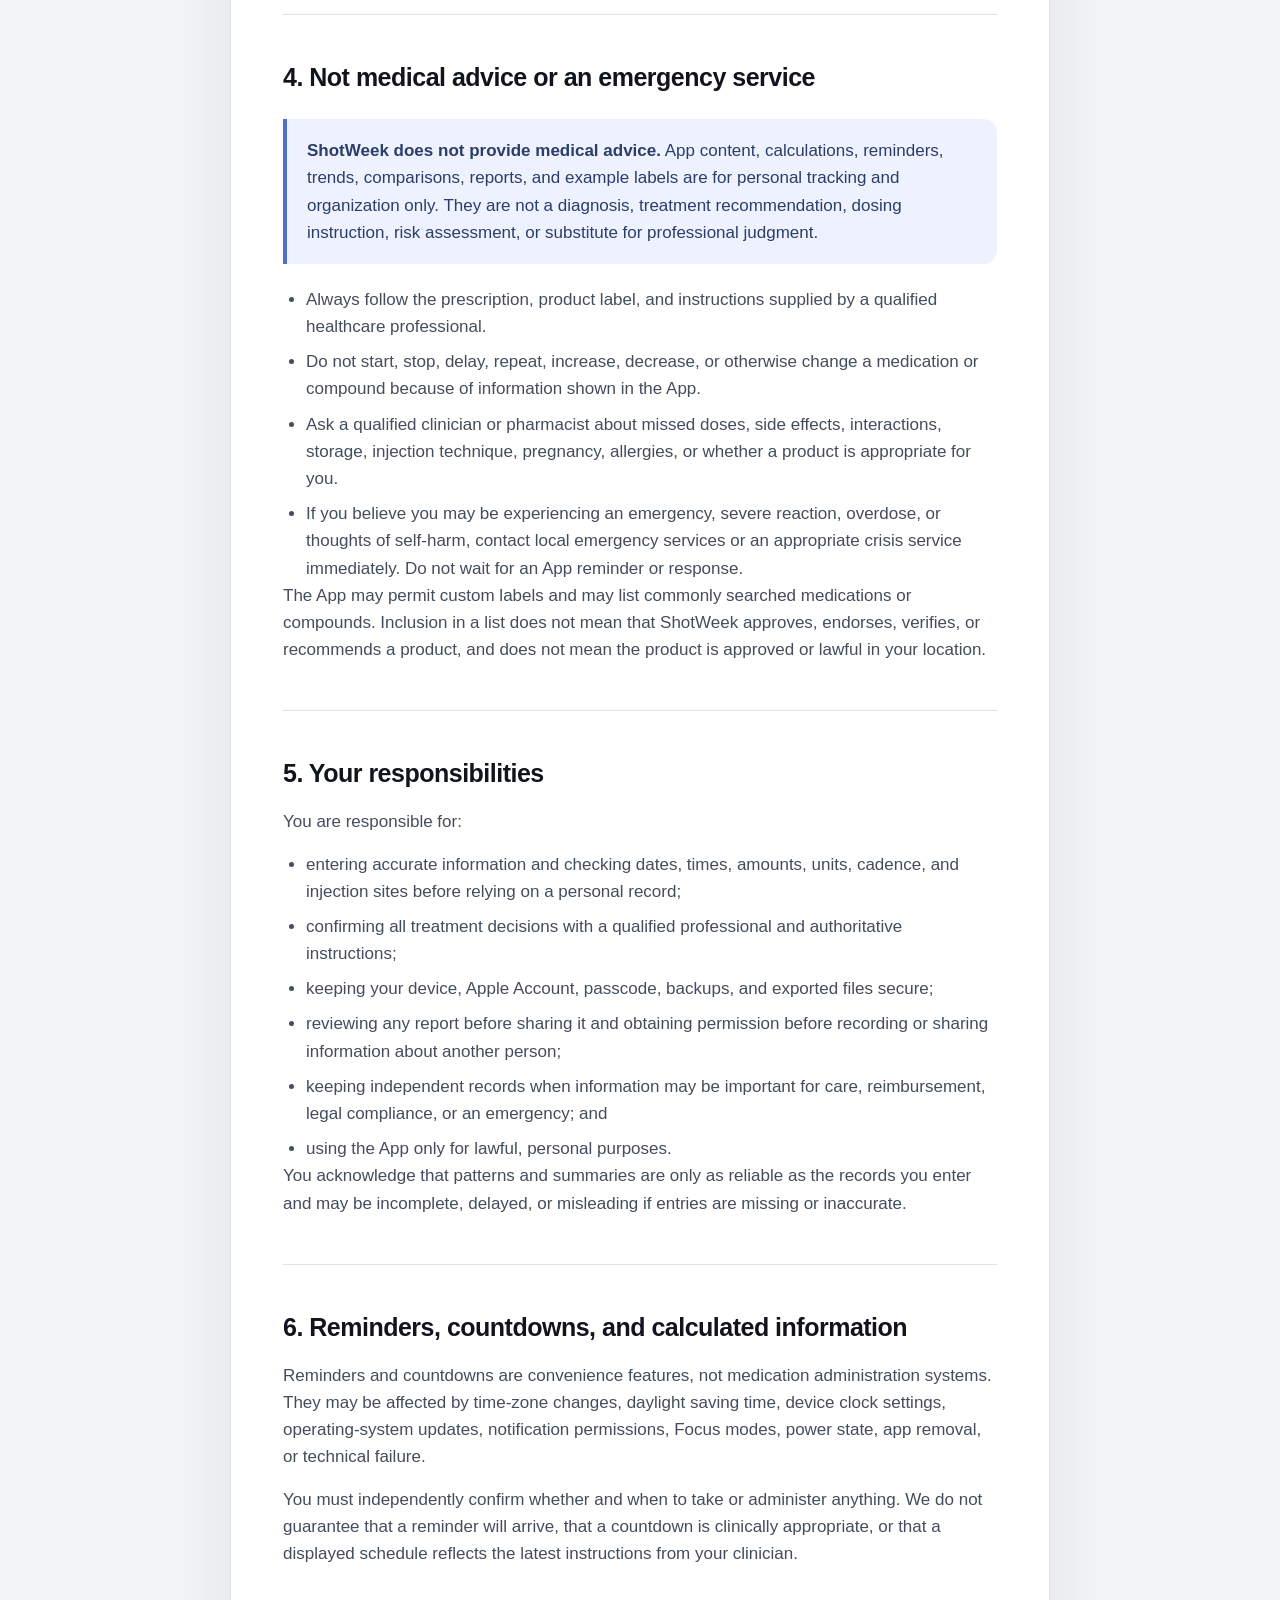
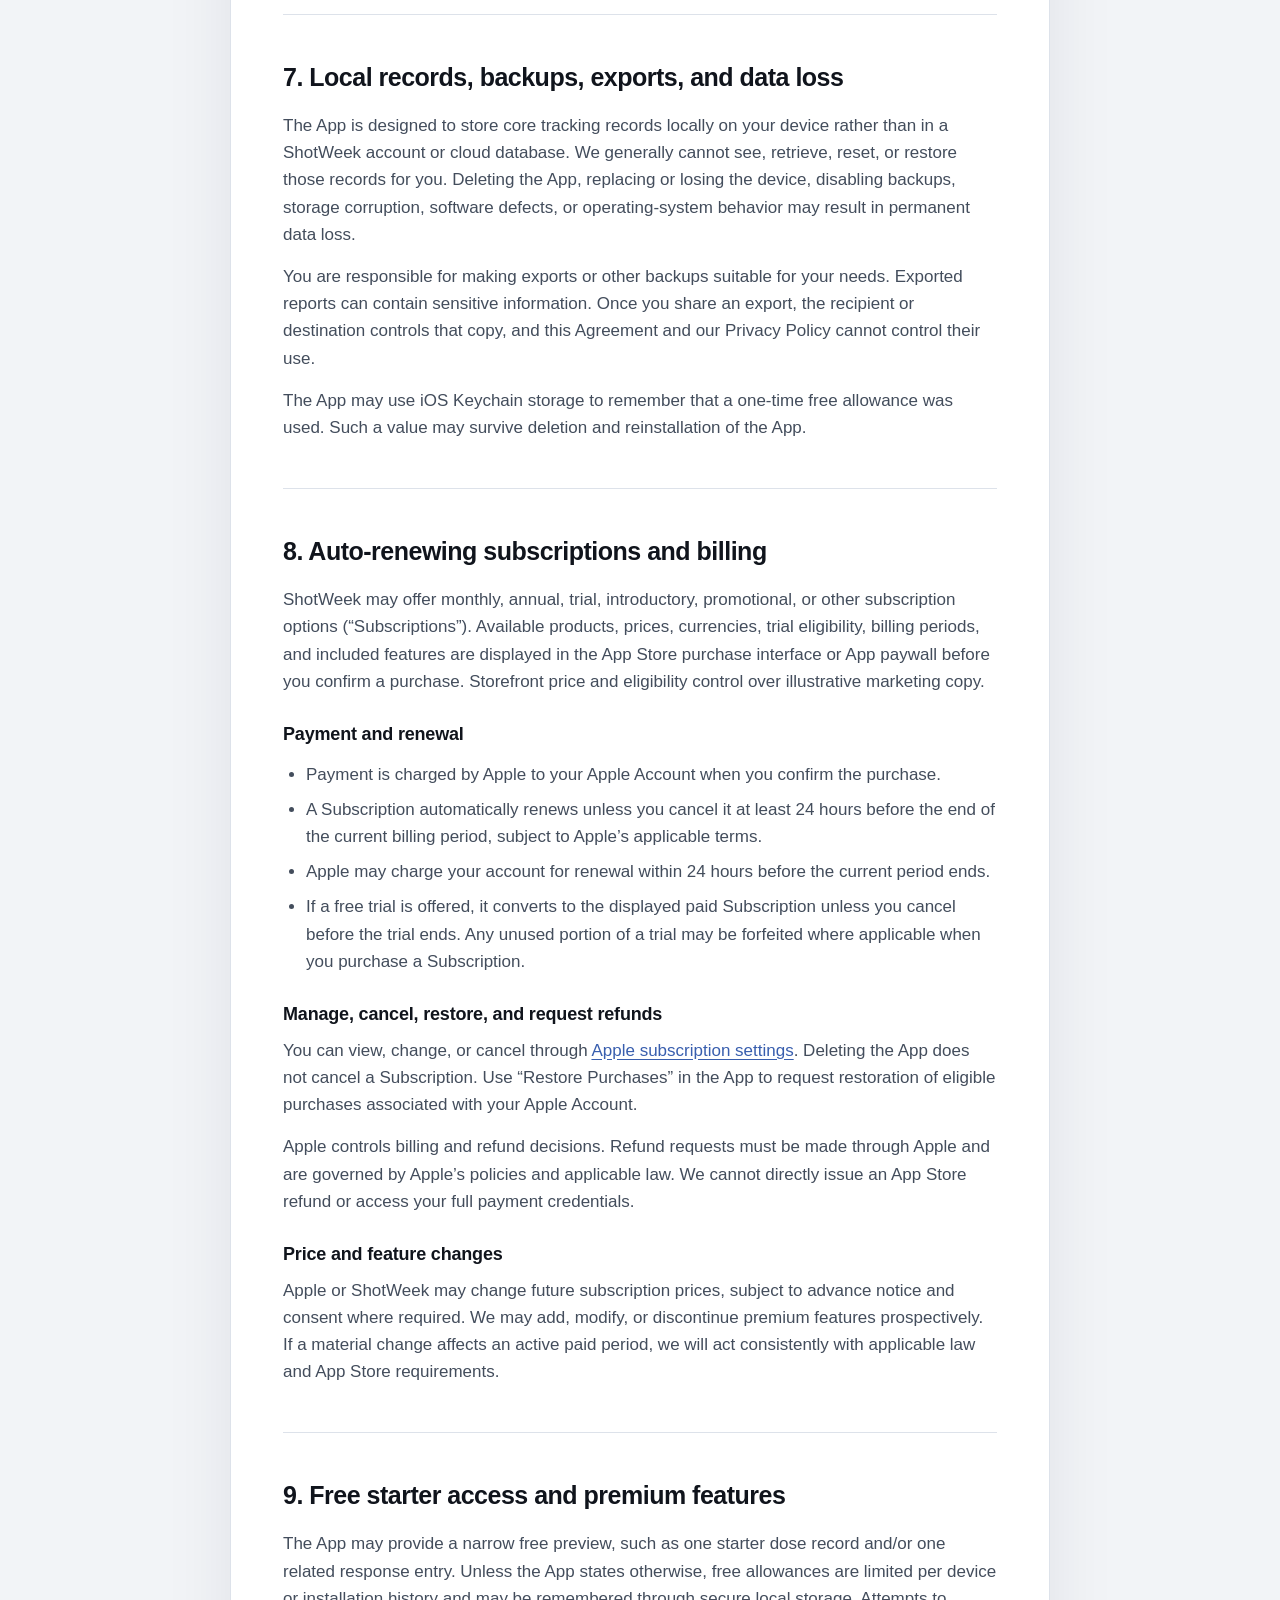
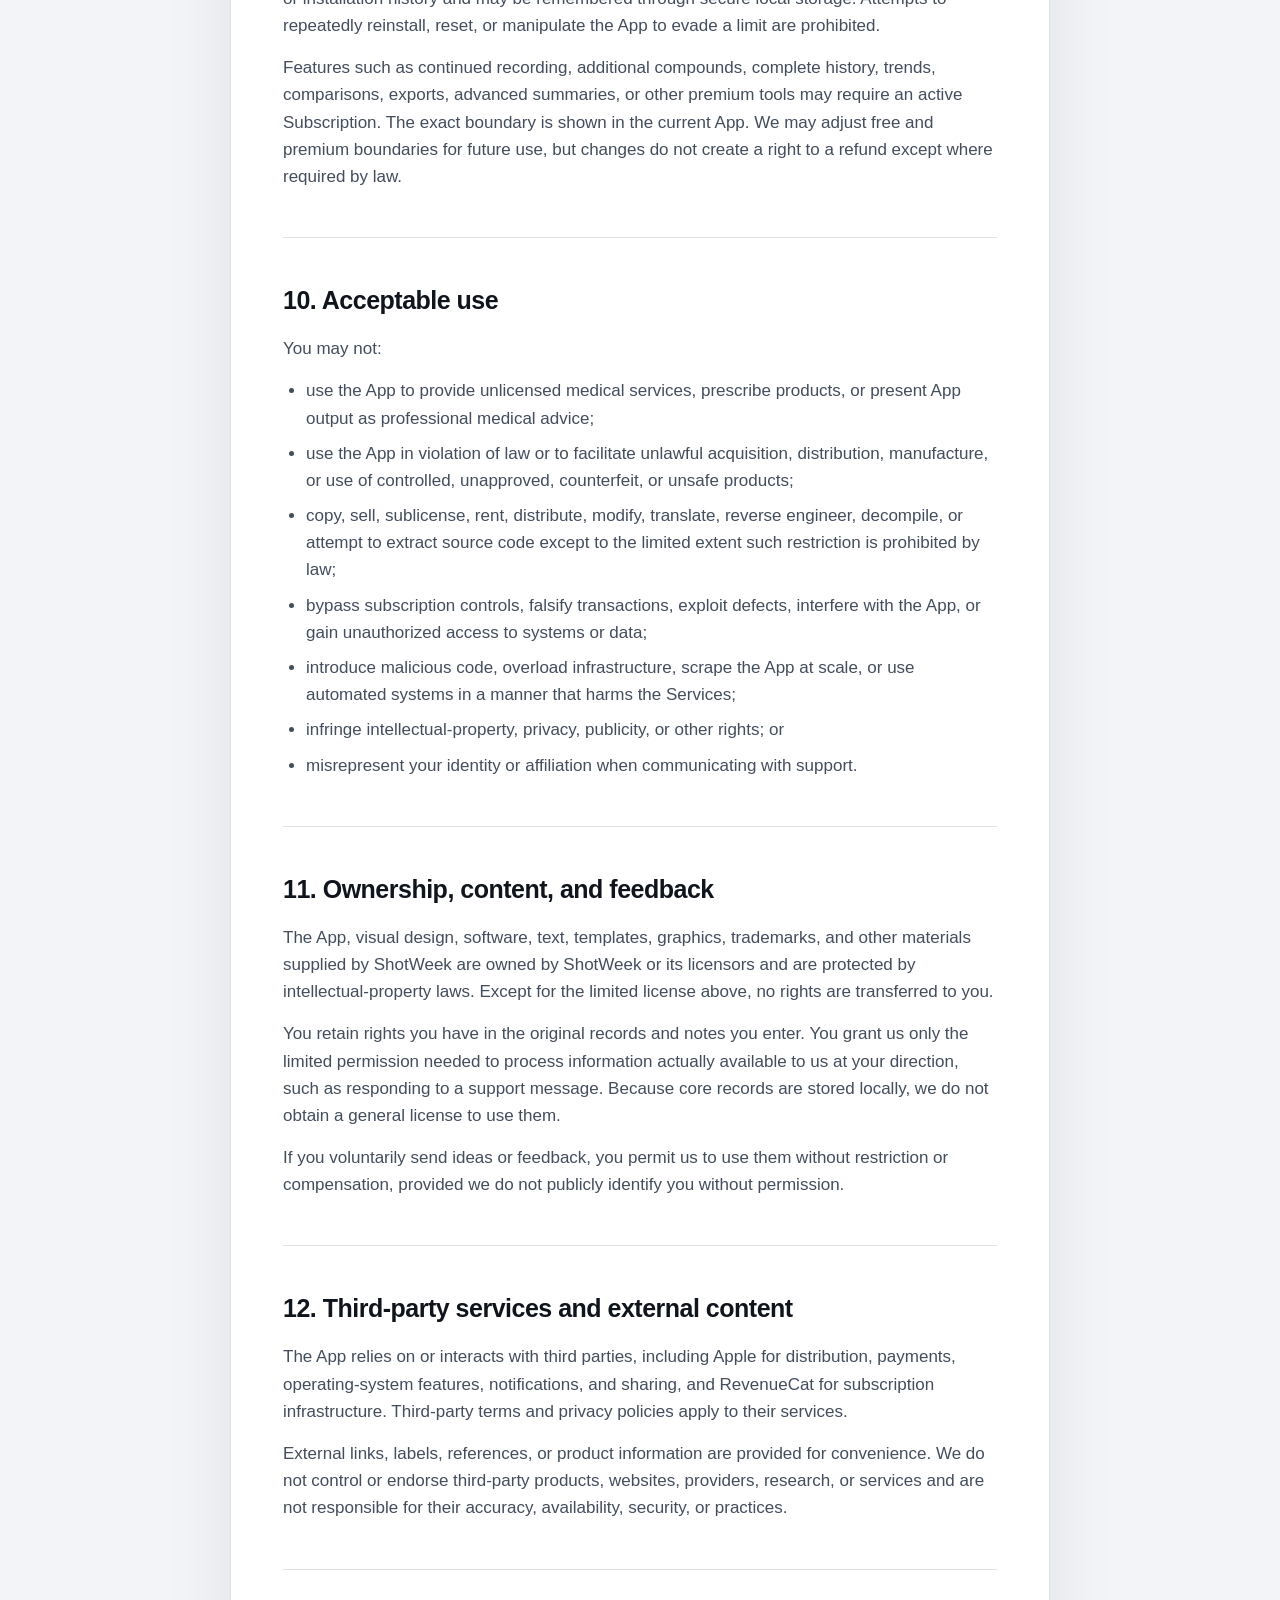
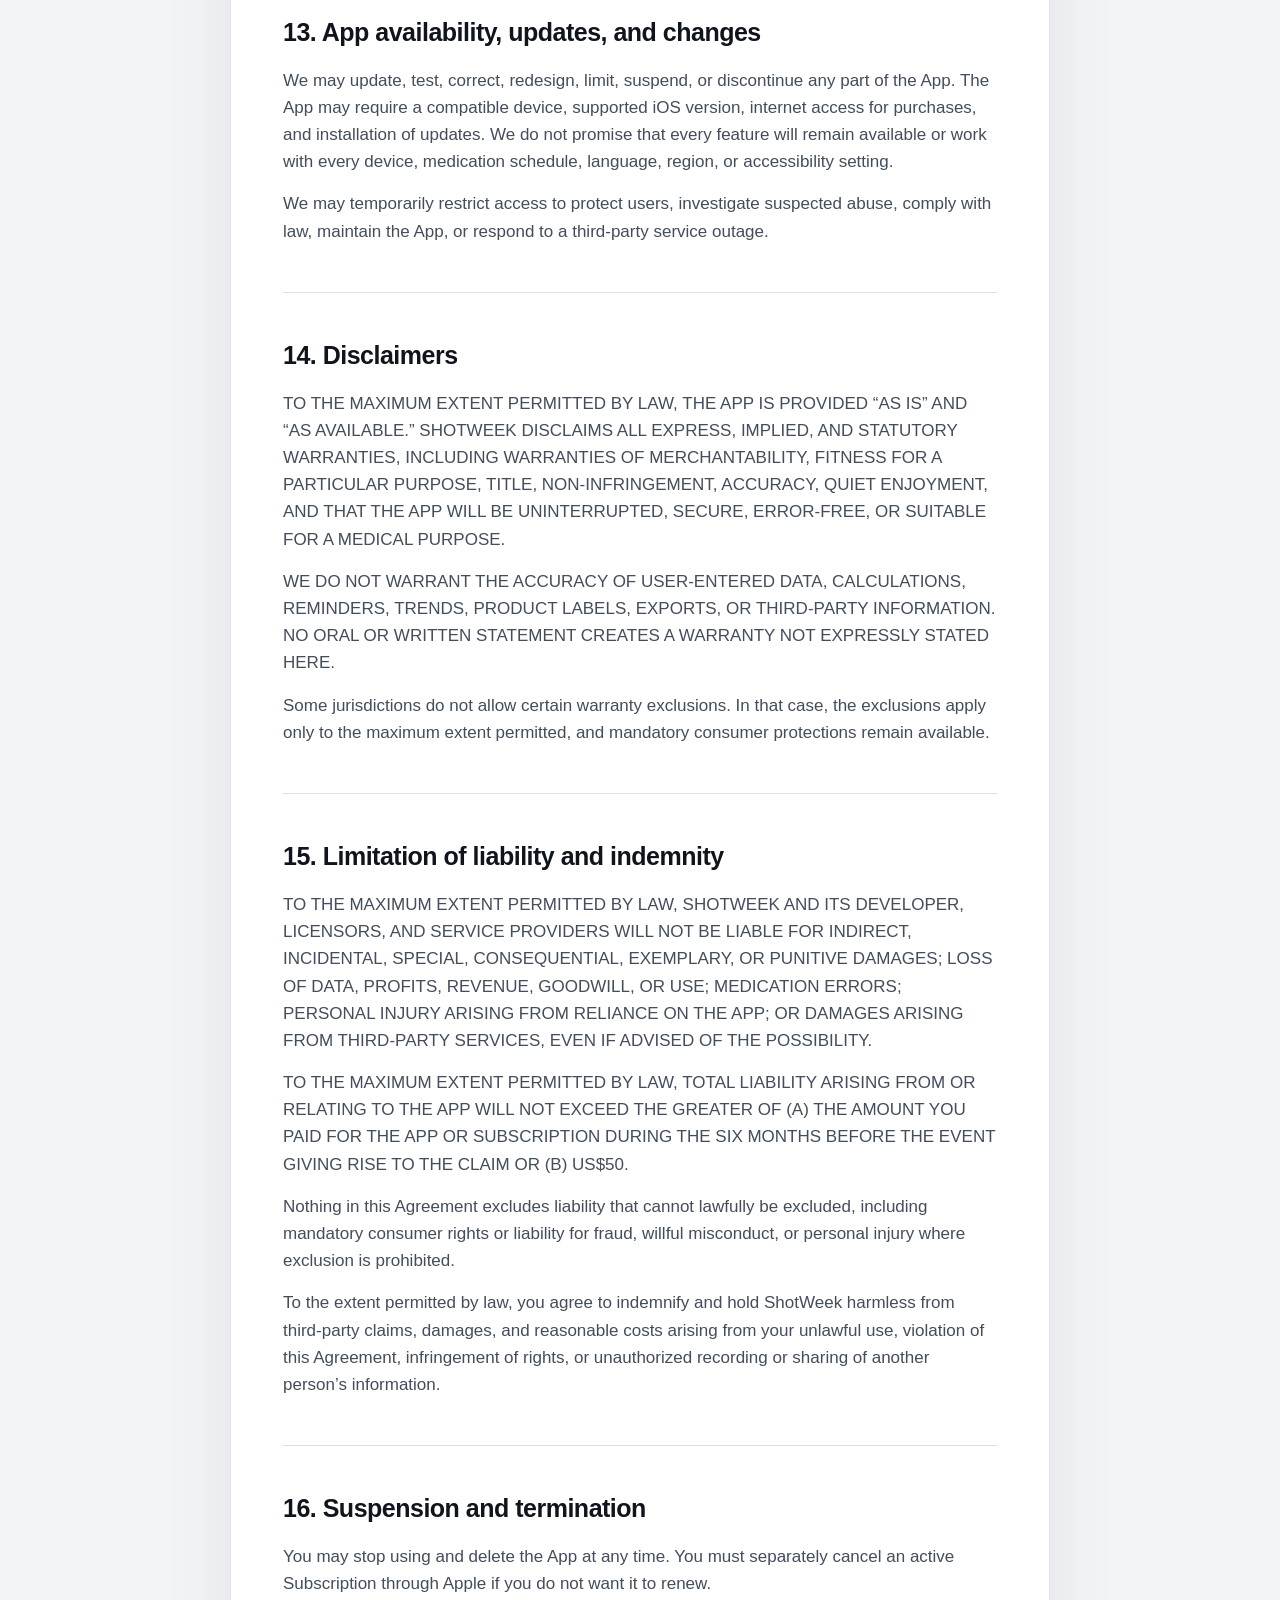
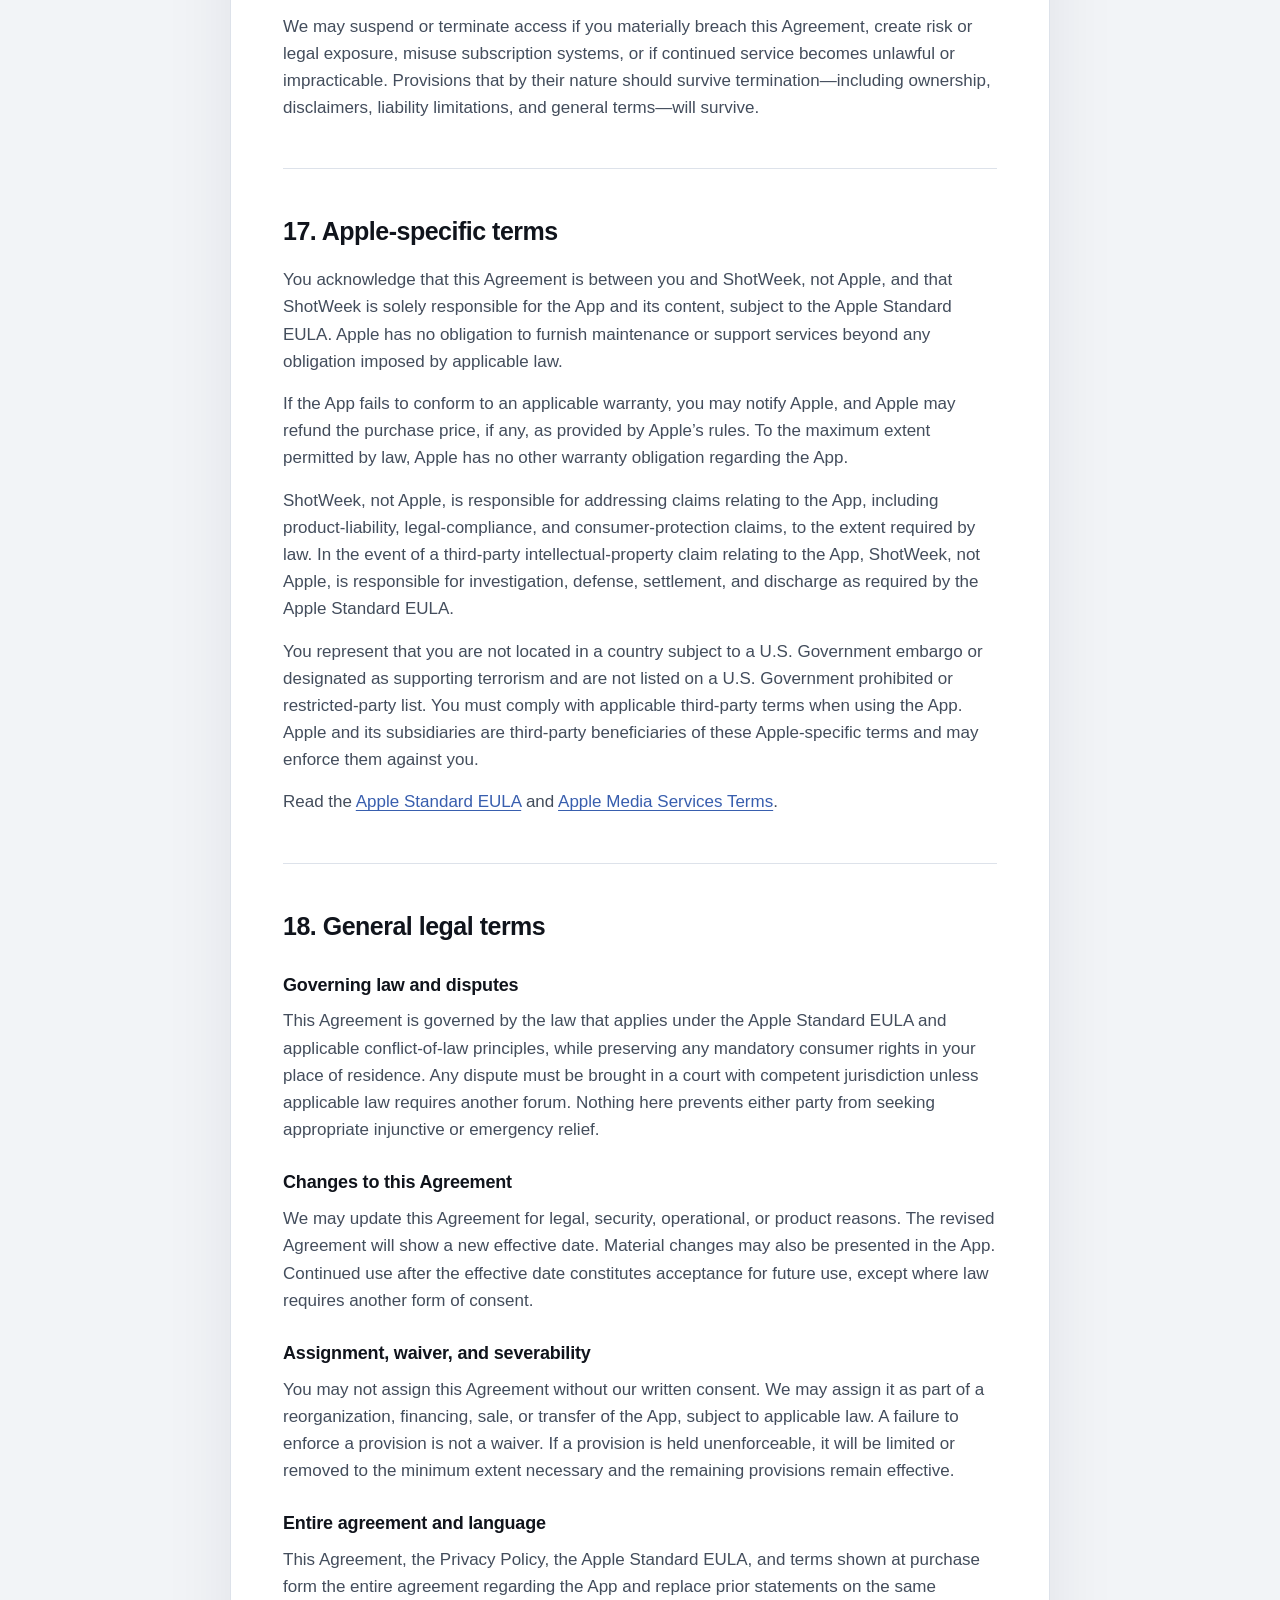
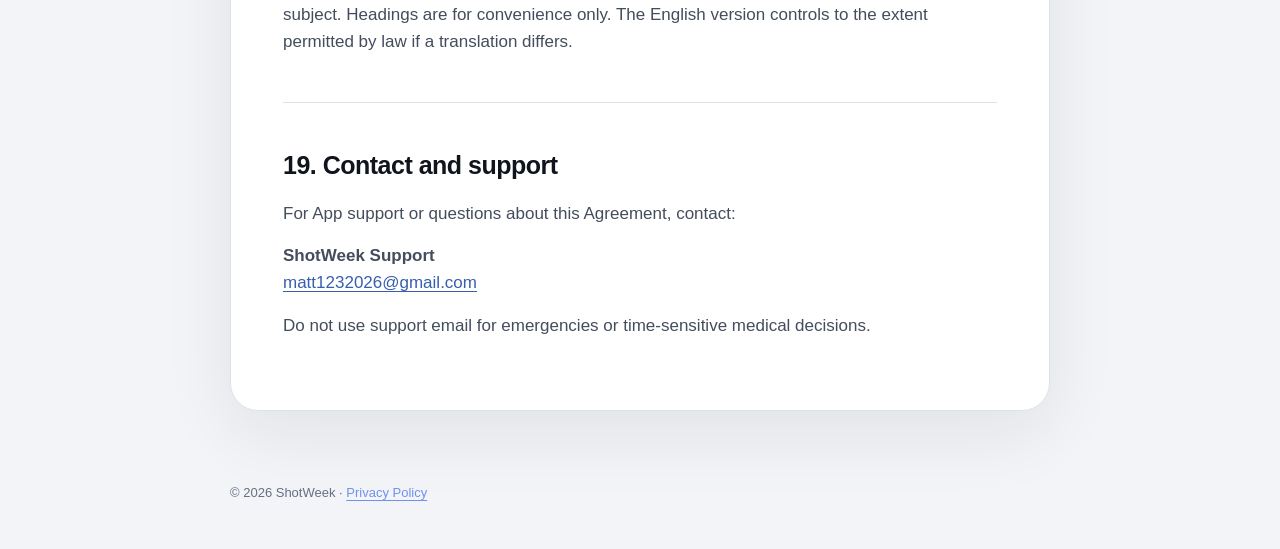
<file: user-agreement.html>
<!doctype html>
<html lang="en">
<head>
  <meta charset="utf-8">
  <meta name="viewport" content="width=device-width, initial-scale=1">
  <meta name="theme-color" content="#f2f4f7">
  <meta name="description" content="User Agreement for the ShotWeek iOS app.">
  <title>User Agreement — ShotWeek</title>
  <link rel="stylesheet" href="styles.css">
</head>
<body class="legal-page">
  <header class="site-header">
    <div class="header-inner">
      <a class="brand brand-mark" href="index.html" aria-label="ShotWeek home"><img src="shotweek-logo.svg" alt=""><span>SHOTWEEK</span></a>
      <nav class="header-nav" aria-label="Legal documents">
        <a href="user-agreement.html" aria-current="page">Terms</a>
        <a href="privacy-policy.html">Privacy</a>
      </nav>
    </div>
  </header>

  <main>
    <article class="document">
      <header class="document-hero">
        <p class="eyebrow">Terms of service</p>
        <h1>User Agreement</h1>
        <p class="lede">These terms govern your use of ShotWeek, including local dose and response tracking, reminders, exports, and optional auto-renewing subscriptions.</p>
        <div class="meta">
          <span>Effective September 1, 2026</span>
          <span>Version 1.0</span>
          <span>Adults 18+</span>
        </div>
      </header>

      <div class="document-body">
        <section id="acceptance">
          <h2>1. Acceptance of this agreement</h2>
          <p>This User Agreement (“Agreement”) is a binding agreement between you and the independent developer of ShotWeek (“ShotWeek,” “we,” “us,” or “our”). It governs your download, installation, access to, purchase through, and use of the ShotWeek iOS application and related services (collectively, the “App”).</p>
          <p>By selecting the acceptance control presented in the App, downloading the App, purchasing a subscription, or using the App, you agree to this Agreement and the <a href="privacy-policy.html">Privacy Policy</a>. If you do not agree, do not use the App.</p>
          <p>Apple’s Standard Licensed Application End User License Agreement (“Apple Standard EULA”) also applies to your licensed use of the App. This Agreement supplements the Apple Standard EULA for the App’s services, features, subscriptions, and content. If these terms conflict on an issue controlled by the Apple Standard EULA, the Apple Standard EULA controls to the extent required.</p>
        </section>

        <section id="eligibility">
          <h2>2. Eligibility</h2>
          <p>You must be at least 18 years old and legally capable of entering a contract to use the App. The App is not intended for children. If you use the App for information involving another adult, you represent that you are authorized to do so and will comply with applicable privacy and healthcare laws.</p>
          <p>You may not use the App where its use would violate applicable law, a court order, or a professional obligation that applies to you.</p>
        </section>

        <section id="license">
          <h2>3. Limited license and App purpose</h2>
          <p>Subject to this Agreement and the Apple Standard EULA, we grant you a limited, personal, revocable, non-exclusive, non-transferable license to install and use the App on Apple-branded devices you own or control, as permitted by Apple’s usage rules.</p>
          <p>ShotWeek is a personal organization tool designed to help adults record medication or compound use, schedules, injection sites, daily self-reported responses, notes, weight entries, and related trends. It can create summaries from the information you enter. It is not designed to prescribe, diagnose, recommend a dose, confirm whether a treatment is safe or effective, or replace a clinician, pharmacist, product label, or regulated medical record.</p>
        </section>

        <section id="medical">
          <h2>4. Not medical advice or an emergency service</h2>
          <div class="callout">
            <p><strong>ShotWeek does not provide medical advice.</strong> App content, calculations, reminders, trends, comparisons, reports, and example labels are for personal tracking and organization only. They are not a diagnosis, treatment recommendation, dosing instruction, risk assessment, or substitute for professional judgment.</p>
          </div>
          <ul>
            <li>Always follow the prescription, product label, and instructions supplied by a qualified healthcare professional.</li>
            <li>Do not start, stop, delay, repeat, increase, decrease, or otherwise change a medication or compound because of information shown in the App.</li>
            <li>Ask a qualified clinician or pharmacist about missed doses, side effects, interactions, storage, injection technique, pregnancy, allergies, or whether a product is appropriate for you.</li>
            <li>If you believe you may be experiencing an emergency, severe reaction, overdose, or thoughts of self-harm, contact local emergency services or an appropriate crisis service immediately. Do not wait for an App reminder or response.</li>
          </ul>
          <p>The App may permit custom labels and may list commonly searched medications or compounds. Inclusion in a list does not mean that ShotWeek approves, endorses, verifies, or recommends a product, and does not mean the product is approved or lawful in your location.</p>
        </section>

        <section id="responsibilities">
          <h2>5. Your responsibilities</h2>
          <p>You are responsible for:</p>
          <ul>
            <li>entering accurate information and checking dates, times, amounts, units, cadence, and injection sites before relying on a personal record;</li>
            <li>confirming all treatment decisions with a qualified professional and authoritative instructions;</li>
            <li>keeping your device, Apple Account, passcode, backups, and exported files secure;</li>
            <li>reviewing any report before sharing it and obtaining permission before recording or sharing information about another person;</li>
            <li>keeping independent records when information may be important for care, reimbursement, legal compliance, or an emergency; and</li>
            <li>using the App only for lawful, personal purposes.</li>
          </ul>
          <p>You acknowledge that patterns and summaries are only as reliable as the records you enter and may be incomplete, delayed, or misleading if entries are missing or inaccurate.</p>
        </section>

        <section id="reminders">
          <h2>6. Reminders, countdowns, and calculated information</h2>
          <p>Reminders and countdowns are convenience features, not medication administration systems. They may be affected by time-zone changes, daylight saving time, device clock settings, operating-system updates, notification permissions, Focus modes, power state, app removal, or technical failure.</p>
          <p>You must independently confirm whether and when to take or administer anything. We do not guarantee that a reminder will arrive, that a countdown is clinically appropriate, or that a displayed schedule reflects the latest instructions from your clinician.</p>
        </section>

        <section id="data">
          <h2>7. Local records, backups, exports, and data loss</h2>
          <p>The App is designed to store core tracking records locally on your device rather than in a ShotWeek account or cloud database. We generally cannot see, retrieve, reset, or restore those records for you. Deleting the App, replacing or losing the device, disabling backups, storage corruption, software defects, or operating-system behavior may result in permanent data loss.</p>
          <p>You are responsible for making exports or other backups suitable for your needs. Exported reports can contain sensitive information. Once you share an export, the recipient or destination controls that copy, and this Agreement and our Privacy Policy cannot control their use.</p>
          <p>The App may use iOS Keychain storage to remember that a one-time free allowance was used. Such a value may survive deletion and reinstallation of the App.</p>
        </section>

        <section id="subscriptions">
          <h2>8. Auto-renewing subscriptions and billing</h2>
          <p>ShotWeek may offer monthly, annual, trial, introductory, promotional, or other subscription options (“Subscriptions”). Available products, prices, currencies, trial eligibility, billing periods, and included features are displayed in the App Store purchase interface or App paywall before you confirm a purchase. Storefront price and eligibility control over illustrative marketing copy.</p>
          <h3>Payment and renewal</h3>
          <ul>
            <li>Payment is charged by Apple to your Apple Account when you confirm the purchase.</li>
            <li>A Subscription automatically renews unless you cancel it at least 24 hours before the end of the current billing period, subject to Apple’s applicable terms.</li>
            <li>Apple may charge your account for renewal within 24 hours before the current period ends.</li>
            <li>If a free trial is offered, it converts to the displayed paid Subscription unless you cancel before the trial ends. Any unused portion of a trial may be forfeited where applicable when you purchase a Subscription.</li>
          </ul>
          <h3>Manage, cancel, restore, and request refunds</h3>
          <p>You can view, change, or cancel through <a href="https://apps.apple.com/account/subscriptions" rel="noopener noreferrer">Apple subscription settings</a>. Deleting the App does not cancel a Subscription. Use “Restore Purchases” in the App to request restoration of eligible purchases associated with your Apple Account.</p>
          <p>Apple controls billing and refund decisions. Refund requests must be made through Apple and are governed by Apple’s policies and applicable law. We cannot directly issue an App Store refund or access your full payment credentials.</p>
          <h3>Price and feature changes</h3>
          <p>Apple or ShotWeek may change future subscription prices, subject to advance notice and consent where required. We may add, modify, or discontinue premium features prospectively. If a material change affects an active paid period, we will act consistently with applicable law and App Store requirements.</p>
        </section>

        <section id="free-access">
          <h2>9. Free starter access and premium features</h2>
          <p>The App may provide a narrow free preview, such as one starter dose record and/or one related response entry. Unless the App states otherwise, free allowances are limited per device or installation history and may be remembered through secure local storage. Attempts to repeatedly reinstall, reset, or manipulate the App to evade a limit are prohibited.</p>
          <p>Features such as continued recording, additional compounds, complete history, trends, comparisons, exports, advanced summaries, or other premium tools may require an active Subscription. The exact boundary is shown in the current App. We may adjust free and premium boundaries for future use, but changes do not create a right to a refund except where required by law.</p>
        </section>

        <section id="acceptable-use">
          <h2>10. Acceptable use</h2>
          <p>You may not:</p>
          <ul>
            <li>use the App to provide unlicensed medical services, prescribe products, or present App output as professional medical advice;</li>
            <li>use the App in violation of law or to facilitate unlawful acquisition, distribution, manufacture, or use of controlled, unapproved, counterfeit, or unsafe products;</li>
            <li>copy, sell, sublicense, rent, distribute, modify, translate, reverse engineer, decompile, or attempt to extract source code except to the limited extent such restriction is prohibited by law;</li>
            <li>bypass subscription controls, falsify transactions, exploit defects, interfere with the App, or gain unauthorized access to systems or data;</li>
            <li>introduce malicious code, overload infrastructure, scrape the App at scale, or use automated systems in a manner that harms the Services;</li>
            <li>infringe intellectual-property, privacy, publicity, or other rights; or</li>
            <li>misrepresent your identity or affiliation when communicating with support.</li>
          </ul>
        </section>

        <section id="ownership">
          <h2>11. Ownership, content, and feedback</h2>
          <p>The App, visual design, software, text, templates, graphics, trademarks, and other materials supplied by ShotWeek are owned by ShotWeek or its licensors and are protected by intellectual-property laws. Except for the limited license above, no rights are transferred to you.</p>
          <p>You retain rights you have in the original records and notes you enter. You grant us only the limited permission needed to process information actually available to us at your direction, such as responding to a support message. Because core records are stored locally, we do not obtain a general license to use them.</p>
          <p>If you voluntarily send ideas or feedback, you permit us to use them without restriction or compensation, provided we do not publicly identify you without permission.</p>
        </section>

        <section id="third-parties">
          <h2>12. Third-party services and external content</h2>
          <p>The App relies on or interacts with third parties, including Apple for distribution, payments, operating-system features, notifications, and sharing, and RevenueCat for subscription infrastructure. Third-party terms and privacy policies apply to their services.</p>
          <p>External links, labels, references, or product information are provided for convenience. We do not control or endorse third-party products, websites, providers, research, or services and are not responsible for their accuracy, availability, security, or practices.</p>
        </section>

        <section id="availability">
          <h2>13. App availability, updates, and changes</h2>
          <p>We may update, test, correct, redesign, limit, suspend, or discontinue any part of the App. The App may require a compatible device, supported iOS version, internet access for purchases, and installation of updates. We do not promise that every feature will remain available or work with every device, medication schedule, language, region, or accessibility setting.</p>
          <p>We may temporarily restrict access to protect users, investigate suspected abuse, comply with law, maintain the App, or respond to a third-party service outage.</p>
        </section>

        <section id="disclaimers">
          <h2>14. Disclaimers</h2>
          <p>TO THE MAXIMUM EXTENT PERMITTED BY LAW, THE APP IS PROVIDED “AS IS” AND “AS AVAILABLE.” SHOTWEEK DISCLAIMS ALL EXPRESS, IMPLIED, AND STATUTORY WARRANTIES, INCLUDING WARRANTIES OF MERCHANTABILITY, FITNESS FOR A PARTICULAR PURPOSE, TITLE, NON-INFRINGEMENT, ACCURACY, QUIET ENJOYMENT, AND THAT THE APP WILL BE UNINTERRUPTED, SECURE, ERROR-FREE, OR SUITABLE FOR A MEDICAL PURPOSE.</p>
          <p>WE DO NOT WARRANT THE ACCURACY OF USER-ENTERED DATA, CALCULATIONS, REMINDERS, TRENDS, PRODUCT LABELS, EXPORTS, OR THIRD-PARTY INFORMATION. NO ORAL OR WRITTEN STATEMENT CREATES A WARRANTY NOT EXPRESSLY STATED HERE.</p>
          <p>Some jurisdictions do not allow certain warranty exclusions. In that case, the exclusions apply only to the maximum extent permitted, and mandatory consumer protections remain available.</p>
        </section>

        <section id="liability">
          <h2>15. Limitation of liability and indemnity</h2>
          <p>TO THE MAXIMUM EXTENT PERMITTED BY LAW, SHOTWEEK AND ITS DEVELOPER, LICENSORS, AND SERVICE PROVIDERS WILL NOT BE LIABLE FOR INDIRECT, INCIDENTAL, SPECIAL, CONSEQUENTIAL, EXEMPLARY, OR PUNITIVE DAMAGES; LOSS OF DATA, PROFITS, REVENUE, GOODWILL, OR USE; MEDICATION ERRORS; PERSONAL INJURY ARISING FROM RELIANCE ON THE APP; OR DAMAGES ARISING FROM THIRD-PARTY SERVICES, EVEN IF ADVISED OF THE POSSIBILITY.</p>
          <p>TO THE MAXIMUM EXTENT PERMITTED BY LAW, TOTAL LIABILITY ARISING FROM OR RELATING TO THE APP WILL NOT EXCEED THE GREATER OF (A) THE AMOUNT YOU PAID FOR THE APP OR SUBSCRIPTION DURING THE SIX MONTHS BEFORE THE EVENT GIVING RISE TO THE CLAIM OR (B) US$50.</p>
          <p>Nothing in this Agreement excludes liability that cannot lawfully be excluded, including mandatory consumer rights or liability for fraud, willful misconduct, or personal injury where exclusion is prohibited.</p>
          <p>To the extent permitted by law, you agree to indemnify and hold ShotWeek harmless from third-party claims, damages, and reasonable costs arising from your unlawful use, violation of this Agreement, infringement of rights, or unauthorized recording or sharing of another person’s information.</p>
        </section>

        <section id="termination">
          <h2>16. Suspension and termination</h2>
          <p>You may stop using and delete the App at any time. You must separately cancel an active Subscription through Apple if you do not want it to renew.</p>
          <p>We may suspend or terminate access if you materially breach this Agreement, create risk or legal exposure, misuse subscription systems, or if continued service becomes unlawful or impracticable. Provisions that by their nature should survive termination—including ownership, disclaimers, liability limitations, and general terms—will survive.</p>
        </section>

        <section id="apple">
          <h2>17. Apple-specific terms</h2>
          <p>You acknowledge that this Agreement is between you and ShotWeek, not Apple, and that ShotWeek is solely responsible for the App and its content, subject to the Apple Standard EULA. Apple has no obligation to furnish maintenance or support services beyond any obligation imposed by applicable law.</p>
          <p>If the App fails to conform to an applicable warranty, you may notify Apple, and Apple may refund the purchase price, if any, as provided by Apple’s rules. To the maximum extent permitted by law, Apple has no other warranty obligation regarding the App.</p>
          <p>ShotWeek, not Apple, is responsible for addressing claims relating to the App, including product-liability, legal-compliance, and consumer-protection claims, to the extent required by law. In the event of a third-party intellectual-property claim relating to the App, ShotWeek, not Apple, is responsible for investigation, defense, settlement, and discharge as required by the Apple Standard EULA.</p>
          <p>You represent that you are not located in a country subject to a U.S. Government embargo or designated as supporting terrorism and are not listed on a U.S. Government prohibited or restricted-party list. You must comply with applicable third-party terms when using the App. Apple and its subsidiaries are third-party beneficiaries of these Apple-specific terms and may enforce them against you.</p>
          <p>Read the <a href="https://www.apple.com/legal/internet-services/itunes/dev/stdeula/" rel="noopener noreferrer">Apple Standard EULA</a> and <a href="https://www.apple.com/legal/internet-services/itunes/" rel="noopener noreferrer">Apple Media Services Terms</a>.</p>
        </section>

        <section id="general">
          <h2>18. General legal terms</h2>
          <h3>Governing law and disputes</h3>
          <p>This Agreement is governed by the law that applies under the Apple Standard EULA and applicable conflict-of-law principles, while preserving any mandatory consumer rights in your place of residence. Any dispute must be brought in a court with competent jurisdiction unless applicable law requires another forum. Nothing here prevents either party from seeking appropriate injunctive or emergency relief.</p>
          <h3>Changes to this Agreement</h3>
          <p>We may update this Agreement for legal, security, operational, or product reasons. The revised Agreement will show a new effective date. Material changes may also be presented in the App. Continued use after the effective date constitutes acceptance for future use, except where law requires another form of consent.</p>
          <h3>Assignment, waiver, and severability</h3>
          <p>You may not assign this Agreement without our written consent. We may assign it as part of a reorganization, financing, sale, or transfer of the App, subject to applicable law. A failure to enforce a provision is not a waiver. If a provision is held unenforceable, it will be limited or removed to the minimum extent necessary and the remaining provisions remain effective.</p>
          <h3>Entire agreement and language</h3>
          <p>This Agreement, the Privacy Policy, the Apple Standard EULA, and terms shown at purchase form the entire agreement regarding the App and replace prior statements on the same subject. Headings are for convenience only. The English version controls to the extent permitted by law if a translation differs.</p>
        </section>

        <section id="contact">
          <h2>19. Contact and support</h2>
          <p>For App support or questions about this Agreement, contact:</p>
          <p><strong>ShotWeek Support</strong><br><a href="mailto:matt1232026@gmail.com">matt1232026@gmail.com</a></p>
          <p>Do not use support email for emergencies or time-sensitive medical decisions.</p>
        </section>
      </div>
    </article>
  </main>
  <footer class="site-footer">© 2026 ShotWeek · <a href="privacy-policy.html">Privacy Policy</a></footer>
</body>
</html>
</file>
<file: styles.css>
:root {
  color-scheme: dark;
  --ink: #f5f7fb;
  --muted: #9ca9bc;
  --muted-strong: #c0cad8;
  --line: rgba(255, 255, 255, 0.12);
  --surface: #111d2e;
  --surface-strong: #17263a;
  --canvas: #08111f;
  --canvas-deep: #060c16;
  --accent: #567be0;
  --accent-bright: #7091ed;
  --accent-soft: rgba(86, 123, 224, 0.16);
  --max-width: 1160px;
  --copy-width: 820px;
}

* { box-sizing: border-box; }

html { scroll-behavior: smooth; }

body {
  margin: 0;
  background: var(--canvas);
  color: var(--ink);
  font-family: -apple-system, BlinkMacSystemFont, "SF Pro Text", "Segoe UI", sans-serif;
  font-size: 17px;
  line-height: 1.6;
  -webkit-font-smoothing: antialiased;
  text-rendering: optimizeLegibility;
}

a { color: var(--accent-bright); text-underline-offset: 3px; }
a:hover { color: #9bb3ff; }
a:focus-visible, button:focus-visible { outline: 3px solid rgba(112, 145, 237, 0.55); outline-offset: 4px; border-radius: 8px; }

.site-header {
  position: sticky;
  top: 0;
  z-index: 10;
  border-bottom: 1px solid rgba(255, 255, 255, 0.08);
  background: rgba(8, 17, 31, 0.78);
  backdrop-filter: blur(20px) saturate(140%);
  -webkit-backdrop-filter: blur(20px) saturate(140%);
}

.header-inner {
  width: min(calc(100% - 64px), var(--max-width));
  min-height: 78px;
  margin: 0 auto;
  display: flex;
  align-items: center;
  justify-content: space-between;
  gap: 32px;
}

.brand {
  color: var(--ink);
  text-decoration: none;
  letter-spacing: 0.28em;
  font-size: 13px;
  font-weight: 760;
}

.brand-mark { display: inline-flex; align-items: center; gap: 12px; }
.brand-mark img { width: 28px; height: 28px; border-radius: 8px; display: block; }

.header-nav { display: flex; align-items: center; gap: 28px; font-size: 14px; font-weight: 650; }
.header-nav a { color: var(--muted-strong); text-decoration: none; }
.header-nav a:hover { color: var(--ink); }
.landing-nav .nav-cta { padding: 10px 16px; border: 1px solid rgba(255, 255, 255, 0.18); border-radius: 999px; color: var(--ink); background: rgba(255, 255, 255, 0.06); }

.landing-main { width: min(calc(100% - 64px), var(--max-width)); margin: 0 auto; }

.landing-hero {
  min-height: 720px;
  padding: 110px 0 96px;
  display: grid;
  grid-template-columns: minmax(0, 0.94fr) minmax(440px, 1.06fr);
  align-items: center;
  gap: 78px;
}

.eyebrow { margin: 0; color: var(--muted); font-size: 12px; line-height: 1.3; font-weight: 780; letter-spacing: 0.22em; text-transform: uppercase; }
.eyebrow-blue { color: #89a5f0; }

h1, h2, h3, p { margin-top: 0; }
h1, h2, h3 { letter-spacing: -0.035em; }
h1, .section-heading h2, .statement-panel h2, .privacy-copy h2, .legal-panel h2 { font-family: Iowan Old Style, Baskerville, Georgia, serif; font-weight: 500; }

.hero-copy h1 { max-width: 640px; margin: 22px 0 24px; font-size: clamp(58px, 7vw, 92px); line-height: 0.98; }
.hero-lede { max-width: 560px; margin-bottom: 34px; color: var(--muted-strong); font-size: 20px; line-height: 1.5; }
.hero-actions { display: flex; flex-wrap: wrap; align-items: center; gap: 12px; }
.button { display: inline-flex; align-items: center; justify-content: center; min-height: 50px; padding: 0 22px; border-radius: 999px; font-size: 15px; font-weight: 720; text-decoration: none; transition: transform .2s ease, background .2s ease, border-color .2s ease; }
.button:hover { transform: translateY(-2px); }
.button-primary { color: #fff; background: var(--accent); box-shadow: 0 10px 28px rgba(61, 93, 188, 0.28); }
.button-primary:hover { color: #fff; background: var(--accent-bright); }
.button-primary span { margin-left: 12px; font-size: 18px; }
.button-quiet { color: var(--ink); border: 1px solid var(--line); background: rgba(255, 255, 255, 0.04); }
.button-quiet:hover { color: var(--ink); background: rgba(255, 255, 255, 0.1); }
.hero-note { display: flex; align-items: center; gap: 9px; margin: 27px 0 0; color: var(--muted); font-size: 13px; }
.status-dot { width: 7px; height: 7px; border-radius: 50%; background: var(--accent-bright); box-shadow: 0 0 0 5px rgba(112, 145, 237, 0.12); }

.hero-art { position: relative; min-height: 590px; display: grid; place-items: center; }
.hero-art::before { content: ""; position: absolute; width: 530px; height: 530px; border-radius: 50%; background: radial-gradient(circle, rgba(81, 121, 226, 0.2), rgba(81, 121, 226, 0) 68%); filter: blur(10px); }
.dashboard-shell { position: relative; width: min(100%, 500px); padding: 27px 28px 30px; overflow: hidden; border: 1px solid rgba(255, 255, 255, 0.16); border-radius: 34px; background: linear-gradient(145deg, rgba(25, 42, 65, 0.96), rgba(10, 19, 32, 0.98)); box-shadow: 0 32px 90px rgba(0, 0, 0, 0.38), inset 0 1px 0 rgba(255, 255, 255, 0.06); }
.dashboard-shell::after { content: ""; position: absolute; inset: 0; pointer-events: none; background: linear-gradient(110deg, rgba(255, 255, 255, 0.08), transparent 25% 70%, rgba(86, 123, 224, 0.07)); }
.dashboard-topline, .dashboard-heading, .week-card-heading, .week-card-footer { position: relative; z-index: 1; display: flex; justify-content: space-between; align-items: center; }
.dashboard-topline { color: #aab8cc; font-size: 11px; font-weight: 760; letter-spacing: .24em; }
.topline-status { display: flex; align-items: center; gap: 7px; font-size: 9px; letter-spacing: .14em; }
.topline-status i { display: block; width: 6px; height: 6px; border-radius: 50%; background: #8da6ed; }
.dashboard-heading { margin: 34px 0 18px; align-items: flex-start; }
.dashboard-kicker, .dose-card-label { margin: 0 0 7px; color: #8494ab; font-size: 10px; font-weight: 760; letter-spacing: .18em; }
.dashboard-heading h2 { margin: 0; font-family: Iowan Old Style, Baskerville, Georgia, serif; font-size: 40px; line-height: 1; font-weight: 500; }
.dashboard-avatar { display: grid; place-items: center; width: 38px; height: 38px; border: 1px solid rgba(255, 255, 255, .2); border-radius: 50%; color: #b7c8ef; font-weight: 700; background: rgba(86, 123, 224, .15); }
.dashboard-card { position: relative; z-index: 1; border: 1px solid rgba(255, 255, 255, .1); border-radius: 22px; background: rgba(8, 16, 29, .34); }
.dose-card { padding: 22px 22px 20px; text-align: center; }
.ring-wrap { display: grid; place-items: center; margin: 2px 0 19px; }
.ring { display: grid; place-items: center; width: 194px; height: 194px; padding: 11px; border-radius: 50%; background: conic-gradient(var(--accent-bright) 0 56%, rgba(255, 255, 255, .1) 56% 100%); box-shadow: 0 0 34px rgba(80, 125, 229, .16); transform: rotate(-35deg); }
.ring-center { display: flex; width: 100%; height: 100%; transform: rotate(35deg); border-radius: 50%; flex-direction: column; align-items: center; justify-content: center; background: radial-gradient(circle at 50% 30%, #18304e, #0b1728 72%); }
.ring-center strong { color: var(--ink); font-size: 30px; letter-spacing: -.04em; line-height: 1; }
.ring-center span { margin-top: 10px; color: #a6b9ef; font-size: 14px; font-weight: 700; }
.ring-center small { margin-top: 3px; color: var(--muted); font-size: 10px; }
.dashboard-action { display: flex; align-items: center; justify-content: center; gap: 9px; min-height: 46px; border-radius: 14px; color: #fff; background: var(--accent); font-size: 15px; font-weight: 730; }
.dashboard-action span { font-size: 22px; font-weight: 400; }
.dashboard-metrics { position: relative; z-index: 1; display: grid; grid-template-columns: repeat(3, 1fr); gap: 10px; margin: 13px 0; }
.dashboard-metrics > div { min-width: 0; padding: 15px 13px; border: 1px solid rgba(255, 255, 255, .08); border-radius: 16px; background: rgba(255, 255, 255, .045); }
.dashboard-metrics strong { display: block; color: #fff; font-size: 23px; line-height: 1; }
.dashboard-metrics span { display: block; margin-top: 8px; overflow: hidden; color: #8799b1; font-size: 10px; line-height: 1.25; text-overflow: ellipsis; white-space: nowrap; }
.week-card { padding: 18px 18px 16px; }
.week-card-heading { color: #92a2ba; font-size: 10px; font-weight: 760; letter-spacing: .18em; }
.week-dots { display: grid; grid-template-columns: repeat(7, 1fr); gap: 10px; margin: 18px 2px 12px; }
.week-dots i { display: block; height: 9px; border-radius: 99px; background: #2a394c; }
.week-dots i.complete { background: #91a7da; }
.week-dots i.today { background: var(--accent-bright); box-shadow: 0 0 0 5px rgba(112, 145, 237, .12); }
.week-card-footer { color: #8598b1; font-size: 11px; }

.trust-strip { display: grid; grid-template-columns: repeat(3, 1fr); border-top: 1px solid var(--line); border-bottom: 1px solid var(--line); }
.trust-strip > div { min-height: 112px; padding: 27px 27px 25px 0; display: grid; grid-template-columns: 40px 1fr; column-gap: 14px; align-content: center; }
.trust-strip > div + div { padding-left: 27px; border-left: 1px solid var(--line); }
.trust-index { grid-row: span 2; color: var(--accent-bright); font-size: 12px; font-weight: 760; letter-spacing: .08em; }
.trust-strip strong { font-size: 15px; font-weight: 680; }
.trust-strip span:last-child { color: var(--muted); font-size: 13px; }

.landing-section { padding: 150px 0; }
.section-heading { max-width: 780px; margin-bottom: 55px; }
.section-heading h2 { margin: 20px 0 18px; font-size: clamp(46px, 5vw, 70px); line-height: .99; }
.section-heading > p:last-child { max-width: 610px; margin-bottom: 0; color: var(--muted-strong); font-size: 18px; }
.feature-grid { display: grid; grid-template-columns: repeat(4, 1fr); gap: 12px; }
.feature-card { min-height: 350px; padding: 25px 23px; position: relative; border: 1px solid var(--line); border-radius: 24px; background: linear-gradient(180deg, rgba(255, 255, 255, .045), rgba(255, 255, 255, .015)); }
.feature-card:hover { border-color: rgba(112, 145, 237, .5); background: linear-gradient(180deg, rgba(86, 123, 224, .12), rgba(255, 255, 255, .02)); }
.feature-icon { display: grid; place-items: center; width: 48px; height: 48px; border: 1px solid rgba(112, 145, 237, .33); border-radius: 15px; color: var(--accent-bright); background: var(--accent-soft); }
.feature-icon svg { width: 23px; height: 23px; fill: none; stroke: currentColor; stroke-linecap: round; stroke-linejoin: round; stroke-width: 1.7; }
.feature-number { position: absolute; top: 31px; right: 23px; color: #62718a; font-size: 11px; font-weight: 760; letter-spacing: .12em; }
.feature-card h3 { margin: 73px 0 12px; font-family: Iowan Old Style, Baskerville, Georgia, serif; font-size: 27px; font-weight: 500; }
.feature-card p { margin: 0; color: var(--muted); font-size: 14px; line-height: 1.55; }

.method-section { padding-top: 0; }
.compact-heading { margin-bottom: 38px; }
.steps-grid { display: grid; grid-template-columns: repeat(3, 1fr); gap: 12px; }
.step-card { display: grid; grid-template-columns: 44px 1fr; gap: 17px; min-height: 172px; padding: 25px; border: 1px solid var(--line); border-radius: 22px; background: var(--surface); }
.step-card > span { color: var(--accent-bright); font-size: 12px; font-weight: 780; letter-spacing: .1em; }
.step-card h3 { margin: 0 0 9px; font-size: 19px; letter-spacing: -.02em; }
.step-card p { margin: 0; color: var(--muted); font-size: 14px; line-height: 1.5; }

.statement-panel { display: grid; grid-template-columns: 110px 1fr; gap: 28px; align-items: start; padding: 72px 74px; border-radius: 30px; background: #f2f4f8; color: #101722; }
.statement-mark { display: grid; place-items: center; width: 72px; height: 72px; border-radius: 50%; color: #fff; background: var(--accent); font-size: 34px; box-shadow: 0 12px 22px rgba(65, 96, 186, .25); }
.statement-panel .eyebrow { color: #5072cc; }
.statement-panel h2 { max-width: 700px; margin: 18px 0 17px; font-size: clamp(42px, 4.8vw, 67px); line-height: .99; }
.statement-panel p:last-child { max-width: 620px; margin: 0; color: #5f6c7e; font-size: 17px; }

.privacy-section { display: grid; grid-template-columns: 1fr 1fr; gap: 100px; align-items: center; padding: 150px 0; }
.privacy-copy h2, .legal-panel h2 { margin: 20px 0 16px; font-size: clamp(45px, 5vw, 66px); line-height: 1; }
.privacy-copy > p:not(.eyebrow) { max-width: 500px; margin-bottom: 25px; color: var(--muted-strong); font-size: 18px; }
.text-link { display: inline-flex; align-items: center; gap: 12px; font-size: 15px; font-weight: 700; text-decoration: none; }
.text-link span { font-size: 20px; }
.privacy-panel { padding: 33px; border: 1px solid rgba(112, 145, 237, .32); border-radius: 26px; background: linear-gradient(145deg, rgba(86, 123, 224, .2), rgba(17, 29, 46, .9) 65%); }
.privacy-panel-top { display: flex; align-items: center; gap: 12px; color: #a7bbf2; font-size: 11px; font-weight: 780; letter-spacing: .18em; }
.shield { display: grid; place-items: center; width: 34px; height: 34px; border: 1px solid rgba(168, 190, 250, .55); border-radius: 50%; color: #fff; font-size: 16px; }
.privacy-panel p { margin: 30px 0 29px; font-family: Iowan Old Style, Baskerville, Georgia, serif; color: #fff; font-size: 32px; line-height: 1.1; }
.privacy-rule { height: 1px; margin-bottom: 19px; background: rgba(255, 255, 255, .16); }
.privacy-panel small { display: block; color: #aab8cc; font-size: 12px; line-height: 1.55; }

.legal-panel { display: grid; grid-template-columns: 1fr 1fr; gap: 70px; padding: 54px 0; border-top: 1px solid var(--line); border-bottom: 1px solid var(--line); }
.legal-panel h2 { max-width: 490px; margin-bottom: 0; }
.legal-panel-links { display: flex; flex-direction: column; }
.legal-panel-links a { display: flex; align-items: center; justify-content: space-between; min-height: 58px; border-bottom: 1px solid var(--line); color: var(--ink); font-size: 16px; font-weight: 650; text-decoration: none; }
.legal-panel-links a:first-child { border-top: 1px solid var(--line); }
.legal-panel-links a span:last-child { color: var(--accent-bright); font-size: 20px; }

.site-footer { color: var(--muted); }
.landing-footer { width: min(calc(100% - 64px), var(--max-width)); margin: 0 auto; padding: 48px 0 34px; }
.footer-inner { display: flex; align-items: center; gap: 26px; }
.footer-inner > p { margin: 0; font-family: Iowan Old Style, Baskerville, Georgia, serif; color: var(--muted-strong); font-size: 18px; }
.footer-links { display: flex; flex-wrap: wrap; gap: 18px; margin-left: auto; font-size: 12px; }
.footer-links a { color: var(--muted); text-decoration: none; }
.footer-bottom { display: flex; justify-content: space-between; gap: 16px; margin-top: 45px; padding-top: 17px; border-top: 1px solid var(--line); font-size: 11px; }

/* Legal document pages keep a bright, long-form reading surface. */
body.legal-page {
  color-scheme: light;
  --ink: #10141c;
  --muted: #657084;
  --line: #dde2ea;
  --surface: #ffffff;
  --canvas: #f2f4f7;
  --accent: #4f70c4;
  --accent-soft: #eef2ff;
}
body.legal-page .site-header { border-bottom-color: rgba(16, 20, 28, .08); background: rgba(255, 255, 255, .92); }
body.legal-page .header-inner { width: min(calc(100% - 40px), var(--copy-width)); min-height: 68px; }
body.legal-page .brand { color: var(--ink); }
body.legal-page .header-nav a { color: var(--muted); }
body.legal-page .header-nav a[aria-current="page"] { color: var(--ink); }
body.legal-page main { width: min(calc(100% - 40px), var(--copy-width)); margin: 42px auto 72px; }
.document { overflow: hidden; border: 1px solid var(--line); border-radius: 28px; background: var(--surface); box-shadow: 0 22px 70px rgba(20, 29, 45, .08); }
.document-hero { padding: 48px 52px 40px; border-bottom: 1px solid var(--line); background: radial-gradient(circle at 88% 10%, rgba(95, 120, 189, .18), transparent 34%), linear-gradient(180deg, #fff 0%, #fafbff 100%); }
.document-hero .eyebrow { color: var(--accent); }
.document-hero h1 { margin: 0 0 15px; color: var(--ink); font-size: clamp(42px, 6vw, 68px); line-height: 1; }
.lede { max-width: 720px; margin: 0; color: var(--muted); font-size: 19px; line-height: 1.55; }
.meta { display: flex; flex-wrap: wrap; gap: 10px 18px; margin-top: 28px; color: var(--muted); font-size: 13px; }
.meta span + span { padding-left: 18px; border-left: 1px solid var(--line); }
.document-body { padding: 48px 52px 56px; }
.document-body section + section { margin-top: 47px; padding-top: 42px; border-top: 1px solid var(--line); }
.document-body h2 { margin: 0 0 15px; color: var(--ink); font-family: -apple-system, BlinkMacSystemFont, "SF Pro Text", "Segoe UI", sans-serif; font-size: 25px; font-weight: 760; letter-spacing: -.02em; }
.document-body h3 { margin: 25px 0 8px; color: var(--ink); font-family: -apple-system, BlinkMacSystemFont, "SF Pro Text", "Segoe UI", sans-serif; font-size: 18px; font-weight: 740; letter-spacing: -.01em; }
.document-body p, .document-body li { color: #434d5c; }
.document-body p { margin-bottom: 15px; }
.document-body ul { margin: 12px 0 0; padding-left: 23px; }
.document-body li + li { margin-top: 8px; }
.callout { margin: 22px 0; padding: 18px 20px; border-left: 4px solid var(--accent); border-radius: 0 14px 14px 0; background: var(--accent-soft); }
.callout p { margin: 0; color: #2b3d68; }
.document-body a { color: #385eae; }
.document-body a:hover { color: #23427f; }
.table-wrap { margin: 22px 0; overflow-x: auto; border: 1px solid var(--line); border-radius: 14px; }
.document-body table { width: 100%; min-width: 580px; border-collapse: collapse; font-size: 14px; }
.document-body th, .document-body td { padding: 13px 15px; border-bottom: 1px solid var(--line); text-align: left; vertical-align: top; }
.document-body th { color: var(--ink); background: #f7f8fb; font-size: 13px; }
.document-body tr:last-child td { border-bottom: 0; }
body.legal-page .site-footer { width: min(calc(100% - 40px), var(--copy-width)); margin: 0 auto 45px; color: var(--muted); font-size: 13px; }

@media (max-width: 960px) {
  .landing-hero { grid-template-columns: 1fr; gap: 45px; padding-top: 82px; }
  .hero-copy { max-width: 700px; }
  .hero-art { min-height: 520px; }
  .feature-grid { grid-template-columns: repeat(2, 1fr); }
  .feature-card { min-height: 285px; }
  .feature-card h3 { margin-top: 55px; }
  .privacy-section { gap: 50px; }
}

@media (max-width: 680px) {
  body { font-size: 16px; }
  .header-inner, .landing-main, .landing-footer { width: min(calc(100% - 36px), var(--max-width)); }
  .header-inner { min-height: 66px; }
  .header-nav { gap: 13px; font-size: 12px; }
  .header-nav a:nth-child(2) { display: none; }
  .landing-nav .nav-cta { padding: 8px 11px; }
  .brand { font-size: 11px; letter-spacing: .22em; }
  .brand-mark { gap: 8px; }
  .brand-mark img { width: 25px; height: 25px; border-radius: 7px; }
  .landing-hero { min-height: auto; padding: 72px 0 80px; gap: 30px; }
  .hero-copy h1 { margin: 18px 0 20px; font-size: clamp(51px, 15vw, 72px); }
  .hero-lede { font-size: 17px; }
  .hero-art { min-height: 440px; margin: 0 -5px; }
  .dashboard-shell { padding: 20px 17px 19px; border-radius: 26px; }
  .dashboard-heading { margin-top: 25px; }
  .dashboard-heading h2 { font-size: 33px; }
  .ring { width: 165px; height: 165px; }
  .ring-center strong { font-size: 25px; }
  .dashboard-metrics { gap: 7px; }
  .dashboard-metrics > div { padding: 12px 9px; }
  .dashboard-metrics strong { font-size: 20px; }
  .dashboard-metrics span { font-size: 9px; }
  .trust-strip { grid-template-columns: 1fr; }
  .trust-strip > div, .trust-strip > div + div { min-height: auto; padding: 22px 0; border-left: 0; }
  .trust-strip > div + div { border-top: 1px solid var(--line); }
  .landing-section, .privacy-section { padding: 92px 0; }
  .section-heading { margin-bottom: 34px; }
  .section-heading h2 { font-size: 48px; }
  .section-heading > p:last-child { font-size: 16px; }
  .feature-grid, .steps-grid, .privacy-section, .legal-panel { grid-template-columns: 1fr; gap: 12px; }
  .feature-card { min-height: 240px; }
  .statement-panel { grid-template-columns: 1fr; gap: 20px; padding: 38px 28px; border-radius: 24px; }
  .statement-mark { width: 58px; height: 58px; font-size: 26px; }
  .statement-panel h2 { font-size: 43px; }
  .privacy-section { gap: 37px; }
  .privacy-copy h2, .legal-panel h2 { font-size: 48px; }
  .privacy-panel { padding: 26px; }
  .privacy-panel p { font-size: 27px; }
  .legal-panel { padding: 42px 0; gap: 30px; }
  .footer-inner { align-items: flex-start; flex-direction: column; gap: 12px; }
  .footer-links { margin-left: 0; gap: 11px 16px; }
  .footer-bottom { flex-direction: column; margin-top: 36px; }
  body.legal-page .header-inner, body.legal-page main, body.legal-page .site-footer { width: min(calc(100% - 28px), var(--copy-width)); }
  body.legal-page main { margin-top: 22px; }
  .document { border-radius: 20px; }
  .document-hero { padding: 34px 24px 30px; }
  .document-hero h1 { font-size: 45px; }
  .lede { font-size: 17px; }
  .document-body { padding: 34px 24px 40px; }
  .document-body section + section { margin-top: 35px; padding-top: 32px; }
  .document-body h2 { font-size: 22px; }
  .meta { gap: 8px 12px; }
  .meta span + span { padding-left: 12px; }
}

@media (prefers-reduced-motion: reduce) {
  html { scroll-behavior: auto; }
  *, *::before, *::after { transition-duration: .01ms !important; animation-duration: .01ms !important; animation-iteration-count: 1 !important; }
}

@media print {
  body { background: #fff; color: #111; }
  .site-header { position: static; background: #fff; }
  .header-nav { display: none; }
  body.legal-page main { width: 100%; margin: 0; }
  .document { border: 0; box-shadow: none; }
  .document-hero { padding: 25px 0; background: #fff; }
  .document-body { padding: 25px 0; }
  body.legal-page .site-footer { width: 100%; margin: 25px 0 0; }
  a { color: #111; }
}
</file>
